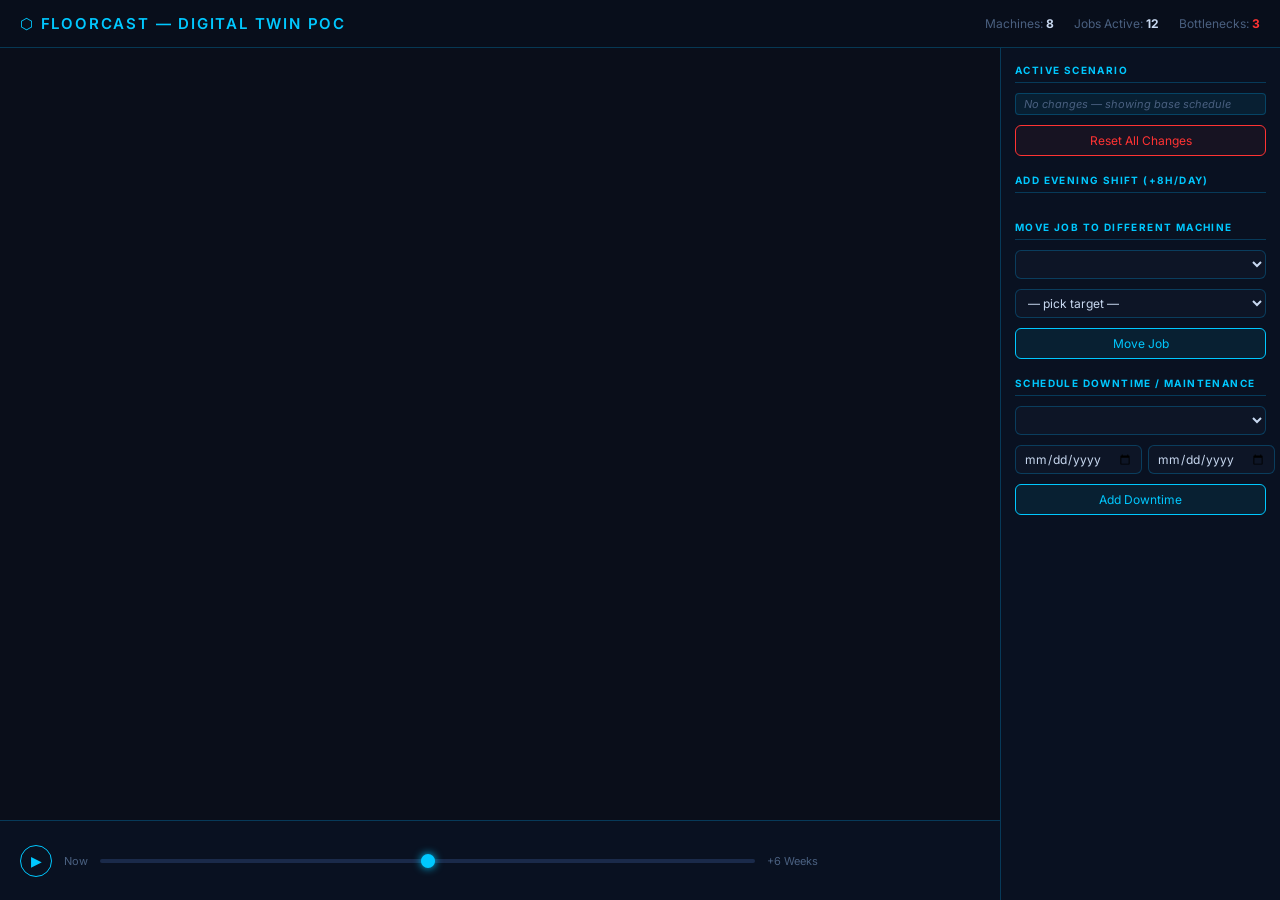
<file: poc/index.html>
<!DOCTYPE html>
<html lang="en">
<head>
  <meta charset="UTF-8">
  <meta name="viewport" content="width=device-width, initial-scale=1.0">
  <title>FloorCast — Manufacturing Digital Twin POC</title>
  <link rel="preconnect" href="https://fonts.googleapis.com">
  <link rel="stylesheet" href="https://fonts.googleapis.com/css2?family=Inter:wght@400;600;700&display=swap">
  <link rel="stylesheet" href="css/poc.css">
</head>
<body>
<div id="app">

  <!-- Header -->
  <header id="header">
    <h1>⬡ FloorCast &mdash; Digital Twin POC</h1>
    <div class="status-bar">
      <span>Machines: <b>8</b></span>
      <span>Jobs Active: <b>12</b></span>
      <span id="bottleneck-status">Bottlenecks: <b style="color:#ff3333">3</b></span>
    </div>
  </header>

  <!-- 3D Canvas -->
  <div id="canvas-wrap">
    <canvas id="main-canvas"></canvas>
  </div>

  <!-- Timeline Scrubber -->
  <div id="scrubber">
    <button id="play-btn" title="Play/Pause">▶</button>
    <span class="scrub-label">Now</span>
    <input type="range" id="time-slider">
    <span class="scrub-label">+6 Weeks</span>
    <span id="day-label"></span>
  </div>

  <!-- Sidebar -->
  <aside id="sidebar">

    <!-- Active mutations summary -->
    <div class="sidebar-section">
      <div class="sidebar-title">Active Scenario</div>
      <div id="active-mutations">
        <div class="mutation-chip empty">No changes — showing base schedule</div>
      </div>
      <button class="btn danger" id="reset-btn">Reset All Changes</button>
    </div>

    <!-- Shift levers -->
    <div class="sidebar-section">
      <div class="sidebar-title">Add Evening Shift (+8h/day)</div>
      <div id="shift-levers"></div>
    </div>

    <!-- Move Job -->
    <div class="sidebar-section">
      <div class="sidebar-title">Move Job to Different Machine</div>
      <select id="job-select"></select>
      <select id="target-machine-select"><option value="">— pick target —</option></select>
      <button class="btn" id="move-job-btn">Move Job</button>
    </div>

    <!-- Downtime -->
    <div class="sidebar-section">
      <div class="sidebar-title">Schedule Downtime / Maintenance</div>
      <select id="downtime-machine-select"></select>
      <div class="date-row">
        <input type="date" id="downtime-start">
        <input type="date" id="downtime-end">
      </div>
      <button class="btn" id="downtime-btn">Add Downtime</button>
    </div>

  </aside>
</div>

<script type="module">
import { initScene, setUtilization } from './js/scene.js';
import { computeSchedule, TOTAL_DAYS } from './js/schedule.js';
import { initScrubber, getCurrentDay } from './js/scrubber.js';
import { initWhatIf, getMutations } from './js/whatif.js';

// ── Bootstrap ──────────────────────────────────────────────────────────────
const canvas = document.getElementById('main-canvas');
initScene(canvas);

let currentSchedule = computeSchedule([]);
let currentDay = 0;

function refresh(day) {
  // Slice the schedule to a single-day view: {machineId: [util]}
  const slice = {};
  for (const [id, arr] of Object.entries(currentSchedule)) {
    slice[id] = [arr[day]];
  }
  setUtilization(slice);
  updateBottleneckStatus(currentSchedule, day);
  updateSliderGradient(day);
}

function updateBottleneckStatus(schedule, day) {
  let count = 0;
  for (const arr of Object.values(schedule)) {
    if (arr[day] > 0.85) count++;
  }
  const el = document.getElementById('bottleneck-status');
  const color = count > 2 ? '#ff3333' : count > 0 ? '#ffaa00' : '#00ff88';
  el.innerHTML = `Bottlenecks: <b style="color:${color}">${count}</b>`;
}

function updateSliderGradient(day) {
  const slider = document.getElementById('time-slider');
  const pct = (day / (TOTAL_DAYS - 1)) * 100;
  slider.style.background = `linear-gradient(to right, var(--cyan) ${pct}%, #1a2a4a ${pct}%)`;
}

function updateMutationChips(mutations) {
  const container = document.getElementById('active-mutations');
  if (!mutations.length) {
    container.innerHTML = '<div class="mutation-chip empty">No changes — showing base schedule</div>';
    return;
  }
  container.innerHTML = mutations.map(m => {
    if (m.type === 'shift')    return `<div class="mutation-chip">⬆ Shift added: ${m.machineId}</div>`;
    if (m.type === 'moveJob')  return `<div class="mutation-chip">⇄ ${m.jobId} → ${m.toMachineId}</div>`;
    if (m.type === 'downtime') return `<div class="mutation-chip">⏸ Downtime: ${m.machineId} day ${m.startDay}–${m.endDay}</div>`;
    return '';
  }).join('');
}

// ── Wire up ────────────────────────────────────────────────────────────────
initScrubber(day => {
  currentDay = day;
  refresh(currentDay);
});

initWhatIf(mutations => {
  currentSchedule = computeSchedule(mutations);
  updateMutationChips(mutations);
  refresh(currentDay);
});

// Initial render
refresh(0);
</script>
</body>
</html>
</file>
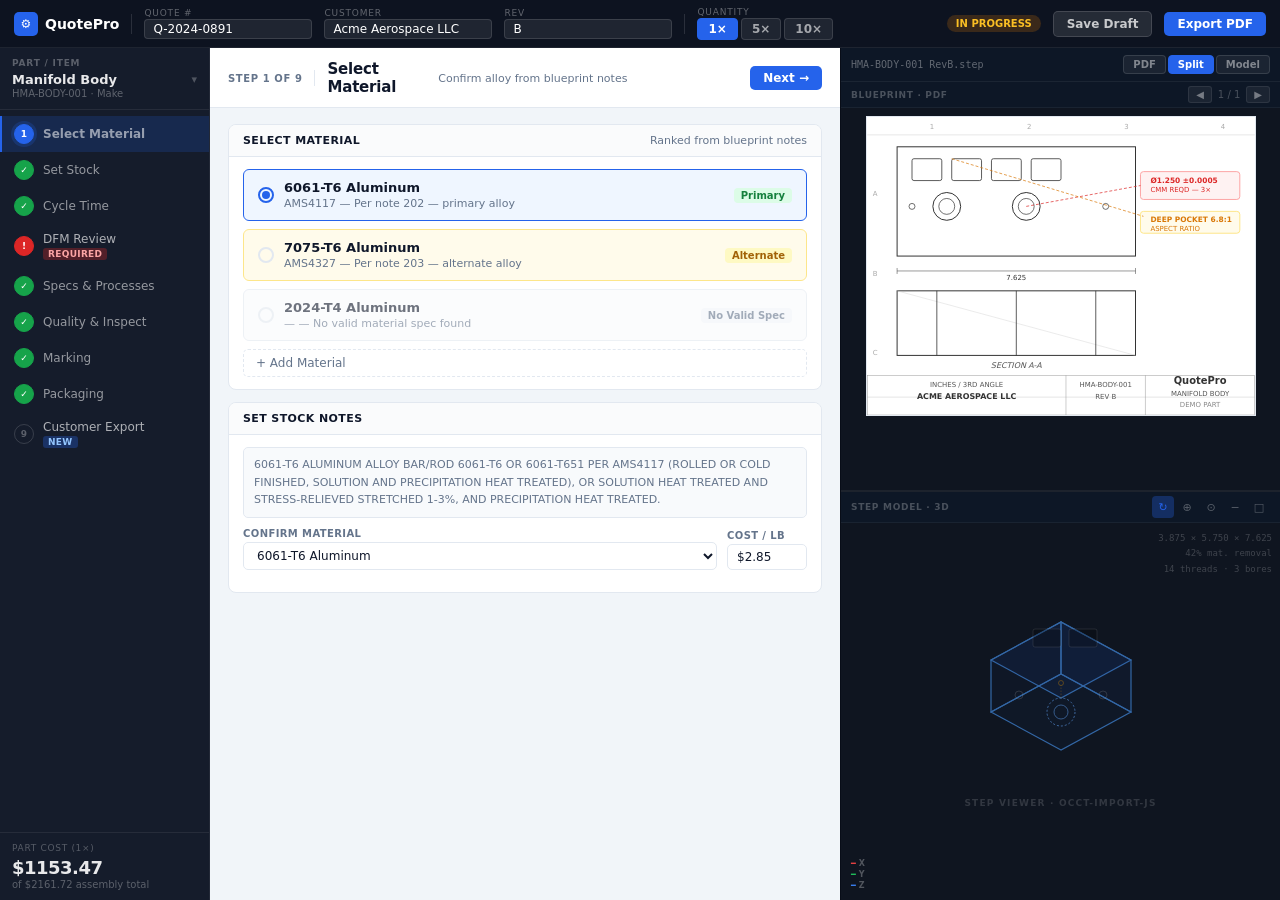
<file: quoting-ui.html>
<!DOCTYPE html>
<html lang="en">
<head>
<meta charset="UTF-8">
<meta name="viewport" content="width=device-width, initial-scale=1.0">
<title>QuotePro — CNC Estimating</title>
<style>
*,*::before,*::after{box-sizing:border-box;margin:0;padding:0}
:root{
  --bg:#f1f5f9;--surface:#fff;--nav:#151c2b;--nav2:#1a2236;
  --hdr:#0d1320;--text:#0f172a;--muted:#64748b;--light:#94a3b8;
  --border:#e2e8f0;--blue:#2563eb;--blue-lt:#eff6ff;
  --green:#16a34a;--amber:#d97706;--red:#dc2626;
  --viewer:#0f1520;
}
body{font-family:system-ui,-apple-system,sans-serif;font-size:13px;color:var(--text);
  background:var(--bg);height:100vh;display:flex;flex-direction:column;overflow:hidden}

/* ── HEADER ── */
.hdr{background:var(--hdr);color:#fff;padding:0 14px;height:48px;display:flex;
  align-items:center;gap:12px;flex-shrink:0;border-bottom:1px solid rgba(255,255,255,.07)}
.logo{font-weight:800;font-size:14px;color:#fff;display:flex;align-items:center;gap:7px;flex-shrink:0}
.logo-icon{width:24px;height:24px;background:var(--blue);border-radius:5px;
  display:flex;align-items:center;justify-content:center;font-size:12px}
.hdr-sep{width:1px;height:20px;background:rgba(255,255,255,.12);flex-shrink:0}
.hdr-field{display:flex;flex-direction:column;gap:1px}
.hdr-field label{font-size:9px;text-transform:uppercase;letter-spacing:.8px;color:rgba(255,255,255,.35)}
.hdr-input{background:rgba(255,255,255,.08);border:1px solid rgba(255,255,255,.12);
  border-radius:4px;color:#fff;font-size:12px;padding:2px 8px;outline:none;
  min-width:130px;font-family:inherit}
.hdr-input:focus{border-color:var(--blue)}
.qty-grp{display:flex;gap:3px}
.qty-btn{padding:3px 10px;background:rgba(255,255,255,.08);border:1px solid rgba(255,255,255,.12);
  border-radius:4px;color:rgba(255,255,255,.6);cursor:pointer;font-size:12px;font-weight:600;
  transition:all .12s;font-family:inherit}
.qty-btn.active{background:var(--blue);border-color:var(--blue);color:#fff}
.qty-btn:hover:not(.active){background:rgba(255,255,255,.14)}
.hdr-spacer{flex:1}
.badge-wip{padding:3px 9px;border-radius:20px;font-size:10px;font-weight:700;
  text-transform:uppercase;background:rgba(217,119,6,.22);color:#fbbf24}
.badge-ok{padding:3px 9px;border-radius:20px;font-size:10px;font-weight:700;
  text-transform:uppercase;background:rgba(22,163,74,.22);color:#4ade80}
.hdr-btn{padding:5px 13px;border-radius:5px;font-size:12px;font-weight:600;
  cursor:pointer;border:none;font-family:inherit}
.hdr-btn.sec{background:rgba(255,255,255,.1);color:rgba(255,255,255,.75);
  border:1px solid rgba(255,255,255,.14)}
.hdr-btn.pri{background:var(--blue);color:#fff}
.hdr-btn:hover{opacity:.83}

/* ── WORKSPACE ── */
.workspace{display:flex;flex:1;overflow:hidden}

/* ── LEFT: STEP NAV ── */
.step-nav{width:210px;background:var(--nav);flex-shrink:0;display:flex;
  flex-direction:column;overflow:hidden;border-right:1px solid rgba(255,255,255,.06)}

.part-sel{padding:10px 12px;border-bottom:1px solid rgba(255,255,255,.07);
  cursor:pointer;position:relative}
.part-sel-label{font-size:9px;font-weight:700;text-transform:uppercase;letter-spacing:.8px;
  color:rgba(255,255,255,.3);margin-bottom:4px}
.part-sel-name{font-size:13px;font-weight:700;color:rgba(255,255,255,.9);
  white-space:nowrap;overflow:hidden;text-overflow:ellipsis}
.part-sel-pn{font-size:10px;color:rgba(255,255,255,.32);margin-top:1px}
.part-sel-arrow{position:absolute;right:12px;top:50%;transform:translateY(-50%);
  color:rgba(255,255,255,.25);font-size:11px}

/* part dropdown */
.part-dropdown{position:absolute;top:100%;left:0;right:0;background:#1e2847;
  border:1px solid rgba(255,255,255,.1);border-top:none;z-index:100;
  max-height:220px;overflow-y:auto;display:none}
.part-dropdown.open{display:block}
.pd-section{padding:5px 10px 3px;font-size:9px;font-weight:700;text-transform:uppercase;
  letter-spacing:.7px;color:rgba(255,255,255,.25)}
.pd-item{padding:7px 12px;display:flex;align-items:center;gap:7px;cursor:pointer;
  border-left:2px solid transparent}
.pd-item:hover,.pd-item.active{background:rgba(37,99,235,.2);border-left-color:var(--blue)}
.pd-dot{width:6px;height:6px;border-radius:50%;flex-shrink:0}
.pd-dot.ok{background:var(--green)}
.pd-dot.rev{background:var(--amber)}
.pd-dot.ns{background:rgba(255,255,255,.18)}
.pd-item-name{font-size:12px;color:rgba(255,255,255,.75);white-space:nowrap;
  overflow:hidden;text-overflow:ellipsis;flex:1}
.pd-item.active .pd-item-name{color:#fff}
.pd-type{font-size:9px;font-weight:700;padding:1px 5px;border-radius:3px}
.pd-type.make{background:#1d4ed8;color:rgba(255,255,255,.8)}
.pd-type.buy{background:#15803d;color:rgba(255,255,255,.8)}
.pd-type.osp{background:#c2410c;color:rgba(255,255,255,.8)}

/* step list */
.step-list{flex:1;overflow-y:auto;padding:6px 0}
.step-list::-webkit-scrollbar{width:3px}
.step-list::-webkit-scrollbar-thumb{background:rgba(255,255,255,.1);border-radius:2px}
.step-item{padding:8px 10px 8px 12px;display:flex;align-items:center;gap:9px;
  cursor:pointer;border-left:2px solid transparent;transition:all .1s;position:relative}
.step-item:hover{background:rgba(255,255,255,.05)}
.step-item.active{background:rgba(37,99,235,.18);border-left-color:var(--blue)}
.step-circle{width:20px;height:20px;border-radius:50%;display:flex;align-items:center;
  justify-content:center;font-size:9px;font-weight:800;flex-shrink:0;
  border:1.5px solid rgba(255,255,255,.15);color:rgba(255,255,255,.3);background:transparent;
  transition:all .15s}
.step-circle.ok{background:var(--green);border-color:var(--green);color:#fff}
.step-circle.active{background:var(--blue);border-color:var(--blue);color:#fff;
  box-shadow:0 0 0 3px rgba(37,99,235,.2)}
.step-circle.warn{background:var(--amber);border-color:var(--amber);color:#fff}
.step-circle.crit{background:var(--red);border-color:var(--red);color:#fff}
.step-info{flex:1;min-width:0}
.step-item-name{font-size:12px;font-weight:500;color:rgba(255,255,255,.65);
  white-space:nowrap;overflow:hidden;text-overflow:ellipsis}
.step-item.active .step-item-name{color:#fff;font-weight:600}
.step-item.ok .step-item-name{color:rgba(255,255,255,.55)}
.step-badges{display:flex;gap:3px;margin-top:2px}
.sbadge{font-size:9px;font-weight:700;padding:1px 5px;border-radius:3px;
  text-transform:uppercase;letter-spacing:.3px}
.sbadge.new{background:rgba(37,99,235,.3);color:#93c5fd}
.sbadge.update{background:rgba(217,119,6,.3);color:#fcd34d}
.sbadge.req{background:rgba(220,38,38,.3);color:#fca5a5}

/* cost footer */
.step-footer{padding:10px 12px;border-top:1px solid rgba(255,255,255,.07);flex-shrink:0}
.sf-label{font-size:9px;text-transform:uppercase;letter-spacing:.7px;
  color:rgba(255,255,255,.28);margin-bottom:4px}
.sf-cost{font-size:18px;font-weight:800;color:rgba(255,255,255,.9);letter-spacing:-.5px}
.sf-sub{font-size:10px;color:rgba(255,255,255,.3);margin-top:1px}

/* ── CENTER: STEP CONTENT ── */
.step-content{flex:1;overflow:hidden;display:flex;flex-direction:column;background:var(--bg)}
.sc-header{background:var(--surface);padding:12px 18px 11px;border-bottom:1px solid var(--border);
  flex-shrink:0;display:flex;align-items:center;gap:12px}
.sc-step-num{font-size:10px;font-weight:700;text-transform:uppercase;letter-spacing:.6px;
  color:var(--muted);white-space:nowrap}
.sc-step-title{font-size:15px;font-weight:800;color:var(--text);letter-spacing:-.2px;flex:1}
.sc-step-desc{font-size:11px;color:var(--muted);white-space:nowrap}
.sc-actions{display:flex;gap:6px}
.sc-btn{padding:5px 13px;border-radius:5px;font-size:12px;font-weight:600;
  cursor:pointer;border:none;font-family:inherit;transition:all .12s}
.sc-btn.sec{background:#f1f5f9;border:1px solid var(--border);color:var(--muted)}
.sc-btn.pri{background:var(--blue);color:#fff}
.sc-btn.grn{background:var(--green);color:#fff}
.sc-btn:hover{opacity:.85}
.sc-body{flex:1;overflow-y:auto;padding:16px 18px}
.sc-body::-webkit-scrollbar{width:4px}
.sc-body::-webkit-scrollbar-thumb{background:var(--border);border-radius:2px}

/* cards */
.card{background:var(--surface);border:1px solid var(--border);border-radius:8px;
  margin-bottom:12px;overflow:hidden}
.card-hdr{padding:9px 14px;border-bottom:1px solid var(--border);
  display:flex;align-items:center;justify-content:space-between;background:#fafbfc}
.card-title{font-size:11px;font-weight:700;color:var(--text);
  text-transform:uppercase;letter-spacing:.4px}
.card-body{padding:12px 14px}

/* form controls */
.form-row{display:flex;gap:10px;align-items:flex-end;margin-bottom:10px}
.fg{display:flex;flex-direction:column;gap:3px}
.fg label{font-size:10px;font-weight:600;color:var(--muted);
  text-transform:uppercase;letter-spacing:.4px}
.fc{padding:5px 9px;border:1px solid var(--border);border-radius:5px;
  font-size:12px;color:var(--text);background:var(--surface);outline:none;
  transition:border-color .12s;font-family:inherit}
.fc:focus{border-color:var(--blue)}
select.fc{cursor:pointer}

/* info grids */
.info-grid{display:grid;grid-template-columns:repeat(3,1fr);gap:10px}
.info-grid.two{grid-template-columns:1fr 1fr}
.info-grid.four{grid-template-columns:repeat(4,1fr)}
.info-item label{display:block;font-size:9px;text-transform:uppercase;letter-spacing:.5px;
  color:var(--muted);margin-bottom:3px;font-weight:600}
.info-item .val{font-size:13px;font-weight:700;color:var(--text)}
.info-item .val.blue{color:var(--blue)}
.info-item .val.green{color:var(--green)}

/* tags */
.tags{display:flex;flex-wrap:wrap;gap:4px}
.tag{padding:2px 7px;background:#f1f5f9;border:1px solid var(--border);
  border-radius:4px;font-size:10px;color:var(--muted);font-weight:500}
.tag.warn{background:#fffbeb;border-color:#fde68a;color:#92400e}
.tag.crit{background:#fef2f2;border-color:#fecaca;color:#991b1b}

/* material ranked list */
.mat-option{padding:10px 14px;border:1px solid var(--border);border-radius:6px;
  margin-bottom:8px;cursor:pointer;display:flex;align-items:center;gap:10px;
  transition:all .12s;background:var(--surface)}
.mat-option:hover{border-color:var(--blue);background:var(--blue-lt)}
.mat-option.selected{border-color:var(--blue);background:var(--blue-lt)}
.mat-option.warn{border-color:#fde68a;background:#fffbeb}
.mat-option.invalid{border-color:var(--border);background:#fafbfc;opacity:.6}
.mat-radio{width:16px;height:16px;border-radius:50%;border:2px solid var(--border);
  flex-shrink:0;display:flex;align-items:center;justify-content:center}
.mat-option.selected .mat-radio{border-color:var(--blue)}
.mat-option.selected .mat-radio::after{content:'';width:8px;height:8px;
  border-radius:50%;background:var(--blue)}
.mat-info{flex:1}
.mat-name{font-size:13px;font-weight:700;color:var(--text)}
.mat-spec{font-size:11px;color:var(--muted);margin-top:2px}
.mat-flag{font-size:10px;font-weight:700;padding:2px 7px;border-radius:4px;flex-shrink:0}
.mat-flag.ok{background:#dcfce7;color:#15803d}
.mat-flag.warn{background:#fef9c3;color:#a16207}
.mat-flag.invalid{background:#f1f5f9;color:var(--muted)}

/* ops table */
.ops-wrap{overflow-x:auto}
.ops-table{width:100%;border-collapse:collapse;min-width:520px}
.ops-table th{padding:7px 9px;text-align:left;font-size:9px;font-weight:700;
  text-transform:uppercase;letter-spacing:.5px;color:var(--muted);
  border-bottom:1px solid var(--border);background:#fafbfc;white-space:nowrap}
.ops-table th.r,.ops-table td.r{text-align:right}
.ops-table td{padding:7px 9px;border-bottom:1px solid #f1f5f9;font-size:12px;
  vertical-align:middle}
.ops-table tr:last-child td{border-bottom:none}
.ops-table tr:hover td{background:#fafbfc}
.ops-table tfoot td{background:#fafbfc;border-top:2px solid var(--border);font-weight:700}
.op-num{font-size:10px;font-weight:800;color:var(--muted);width:28px}
.ii{padding:3px 6px;border:1px solid transparent;border-radius:4px;
  font-size:12px;color:var(--text);background:transparent;outline:none;
  width:70px;text-align:right;transition:all .1s;font-family:inherit}
.ii:hover{border-color:var(--border);background:var(--surface)}
.ii:focus{border-color:var(--blue);background:var(--surface);
  box-shadow:0 0 0 2px rgba(37,99,235,.1)}
.ii.name{width:130px;text-align:left}
select.ii{cursor:pointer;width:130px;text-align:left}
.add-op{display:flex;align-items:center;gap:5px;padding:6px 12px;
  background:none;border:1px dashed var(--border);border-radius:5px;
  color:var(--muted);font-size:12px;cursor:pointer;width:100%;margin-top:8px;
  transition:all .12s;font-family:inherit}
.add-op:hover{border-color:var(--blue);color:var(--blue);background:var(--blue-lt)}

/* balloon / DFM table */
.balloon-table{width:100%;border-collapse:collapse}
.balloon-table th{padding:6px 8px;text-align:left;font-size:9px;font-weight:700;
  text-transform:uppercase;letter-spacing:.5px;color:var(--muted);
  border-bottom:1px solid var(--border);background:#fafbfc;white-space:nowrap}
.balloon-table td{padding:6px 8px;border-bottom:1px solid #f8fafc;font-size:11px;
  vertical-align:middle}
.balloon-table tr:hover td{background:#fafbfc}
.balloon-table tr.dfm-crit td{background:#fef2f2}
.balloon-table tr.dfm-warn td{background:#fffbeb}
.balloon-ref{font-size:10px;font-weight:700;background:#f1f5f9;padding:2px 6px;
  border-radius:3px;color:var(--muted);font-family:monospace}
.tol-val{font-family:monospace;font-size:11px;font-weight:600}
.tol-val.tight{color:var(--red);background:#fef2f2;padding:1px 5px;border-radius:3px}
.tol-val.moderate{color:var(--amber);background:#fffbeb;padding:1px 5px;border-radius:3px}
.dfm-badge{font-size:9px;font-weight:700;padding:2px 6px;border-radius:3px;
  text-transform:uppercase;letter-spacing:.3px}
.dfm-badge.critical{background:#fecaca;color:#991b1b}
.dfm-badge.warning{background:#fde68a;color:#92400e}
.dfm-badge.info{background:#bfdbfe;color:#1e40af}
.check-cell{width:28px;text-align:center;font-size:13px;cursor:pointer;color:var(--muted)}
.check-cell.checked{color:var(--green)}

/* dfm risk cards */
.dfm-risk{padding:10px 12px;border-radius:6px;margin-bottom:7px;
  display:flex;align-items:flex-start;gap:8px;border:1px solid}
.dfm-risk.critical{background:#fef2f2;border-color:#fecaca}
.dfm-risk.warning{background:#fffbeb;border-color:#fde68a}
.dfm-risk.info{background:#eff6ff;border-color:#bfdbfe}
.dfm-risk-icon{width:18px;height:18px;border-radius:50%;display:flex;align-items:center;
  justify-content:center;font-size:9px;font-weight:800;flex-shrink:0;margin-top:1px}
.critical .dfm-risk-icon{background:var(--red);color:#fff}
.warning .dfm-risk-icon{background:var(--amber);color:#fff}
.info .dfm-risk-icon{background:var(--blue);color:#fff}
.dfm-risk-body{flex:1}
.dfm-risk-desc{font-size:12px;font-weight:500;color:var(--text);line-height:1.4;margin-bottom:5px}
.dfm-risk-row{display:flex;gap:8px;align-items:center;flex-wrap:wrap}
.dfm-cost-tag{font-size:10px;font-weight:700;padding:2px 7px;border-radius:4px}
.critical .dfm-cost-tag{background:#fecaca;color:#991b1b}
.warning .dfm-cost-tag{background:#fde68a;color:#92400e}
.info .dfm-cost-tag{background:#bfdbfe;color:#1e40af}
.tog-wrap{display:flex;align-items:center;gap:5px;font-size:11px;color:var(--muted);
  cursor:pointer;user-select:none}
.tog{width:28px;height:15px;background:#cbd5e1;border-radius:8px;position:relative;
  transition:background .15s;cursor:pointer;flex-shrink:0}
.tog.on{background:var(--blue)}
.tog::after{content:'';position:absolute;width:11px;height:11px;background:#fff;
  border-radius:50%;top:2px;left:2px;transition:left .15s}
.tog.on::after{left:15px}

/* redline rows */
.redline-row{display:flex;gap:8px;margin-bottom:8px;align-items:flex-start}
.redline-row .fg{flex:1}
.redline-cat select{width:150px}

/* checkbox groups */
.check-group{display:flex;flex-wrap:wrap;gap:8px;margin-top:6px}
.check-item{display:flex;align-items:center;gap:5px;cursor:pointer;user-select:none;
  font-size:12px;color:var(--text)}
.check-item input[type=checkbox]{accent-color:var(--blue);width:14px;height:14px;cursor:pointer}

/* button groups */
.btn-group{display:flex;gap:4px;flex-wrap:wrap}
.btn-opt{padding:5px 12px;border:1px solid var(--border);border-radius:5px;
  font-size:11px;font-weight:600;cursor:pointer;color:var(--muted);
  background:var(--surface);transition:all .1s;font-family:inherit}
.btn-opt.active{background:var(--blue-lt);border-color:var(--blue);color:var(--blue)}
.btn-opt:hover:not(.active){background:#f8fafc}

/* cost summary in export step */
.cost-line{display:flex;justify-content:space-between;align-items:center;
  padding:5px 0;font-size:12px;border-bottom:1px solid #f8fafc}
.cost-line:last-child{border-bottom:none}
.cost-line .lbl{color:var(--muted)}
.cost-line .amt{font-weight:700}
.price-box{background:linear-gradient(135deg,#1d4ed8,#2563eb);border-radius:8px;
  padding:14px 16px;color:#fff;margin-bottom:12px}
.price-box-lbl{font-size:9px;text-transform:uppercase;letter-spacing:.7px;opacity:.65;margin-bottom:3px}
.price-box-val{font-size:28px;font-weight:800;letter-spacing:-1px}
.price-box-sub{font-size:10px;opacity:.6;margin-top:2px}
.margin-ctl label{display:flex;justify-content:space-between;font-size:11px;
  font-weight:600;color:var(--muted);margin-bottom:5px}
.margin-ctl label span{font-weight:800;color:var(--text)}
input[type=range]{width:100%;accent-color:var(--blue);cursor:pointer}

/* ── RIGHT: VIEWER ── */
.viewer{width:440px;flex-shrink:0;background:var(--viewer);display:flex;
  flex-direction:column;overflow:hidden;border-left:1px solid #080d18}
.viewer-toolbar{background:#0d1726;padding:7px 10px;display:flex;align-items:center;
  gap:8px;border-bottom:1px solid rgba(255,255,255,.06);flex-shrink:0}
.vt-file{font-size:10px;color:rgba(255,255,255,.35);font-family:monospace;flex:1;
  white-space:nowrap;overflow:hidden;text-overflow:ellipsis}
.vt-toggle{display:flex;gap:2px}
.vt-btn{padding:3px 9px;font-size:10px;font-weight:700;border-radius:4px;cursor:pointer;
  border:1px solid rgba(255,255,255,.12);background:rgba(255,255,255,.06);
  color:rgba(255,255,255,.45);transition:all .12s;font-family:inherit}
.vt-btn.active{background:var(--blue);border-color:var(--blue);color:#fff}
.vt-btn:hover:not(.active){background:rgba(255,255,255,.12);color:rgba(255,255,255,.8)}

/* PDF pane */
.pdf-pane{flex:1;overflow:hidden;display:flex;flex-direction:column;
  border-bottom:2px solid rgba(255,255,255,.06);min-height:0}
.pdf-pane.full{flex:2}
.pdf-pane.hidden{display:none}
.pdf-pane-bar{background:#0d1726;padding:4px 10px;display:flex;align-items:center;
  gap:6px;border-bottom:1px solid rgba(255,255,255,.05);flex-shrink:0}
.pdf-pane-lbl{font-size:9px;font-weight:700;text-transform:uppercase;letter-spacing:.7px;
  color:rgba(255,255,255,.25);flex:1}
.pdf-nav-btn{background:rgba(255,255,255,.06);border:1px solid rgba(255,255,255,.08);
  border-radius:3px;color:rgba(255,255,255,.4);font-size:10px;padding:2px 7px;
  cursor:pointer;font-family:inherit}
.pdf-nav-btn:hover{background:rgba(255,255,255,.12)}
.pdf-page-info{font-size:10px;color:rgba(255,255,255,.25)}
.pdf-canvas{flex:1;overflow:auto;display:flex;align-items:flex-start;
  justify-content:center;padding:8px}
.pdf-canvas::-webkit-scrollbar{width:3px;height:3px}
.pdf-canvas::-webkit-scrollbar-thumb{background:rgba(255,255,255,.1);border-radius:2px}

/* STEP model pane */
.model-pane{flex:1;overflow:hidden;display:flex;flex-direction:column;min-height:0}
.model-pane.full{flex:2}
.model-pane.hidden{display:none}
.model-pane-bar{background:#0d1726;padding:4px 10px;display:flex;align-items:center;
  gap:6px;border-bottom:1px solid rgba(255,255,255,.05);flex-shrink:0}
.model-pane-lbl{font-size:9px;font-weight:700;text-transform:uppercase;letter-spacing:.7px;
  color:rgba(255,255,255,.25);flex:1}
.model-tools{display:flex;gap:2px}
.mt-btn{width:22px;height:22px;display:flex;align-items:center;justify-content:center;
  border-radius:4px;cursor:pointer;font-size:11px;color:rgba(255,255,255,.3);
  border:1px solid transparent;transition:all .1s}
.mt-btn:hover{background:rgba(255,255,255,.08);color:rgba(255,255,255,.7)}
.mt-btn.on{background:rgba(37,99,235,.3);color:var(--blue)}
.model-canvas{flex:1;display:flex;align-items:center;justify-content:center;
  position:relative;overflow:hidden}
.model-placeholder{display:flex;flex-direction:column;align-items:center;gap:8px}
.model-lbl{font-size:9px;font-weight:700;letter-spacing:1.2px;text-transform:uppercase;
  color:rgba(255,255,255,.15)}
.model-axis{position:absolute;bottom:10px;left:10px;display:flex;flex-direction:column;gap:2px}
.ax-line{display:flex;align-items:center;gap:3px;font-size:8px;font-weight:700}
.model-meta{position:absolute;top:8px;right:8px;font-size:9px;color:rgba(255,255,255,.2);
  text-align:right;line-height:1.7;font-family:monospace}
</style>
</head>
<body>

<!-- HEADER -->
<div class="hdr">
  <div class="logo"><div class="logo-icon">⚙</div>QuotePro</div>
  <div class="hdr-sep"></div>
  <div class="hdr-field">
    <label>Quote #</label>
    <input class="hdr-input" value="Q-2024-0891" style="min-width:90px">
  </div>
  <div class="hdr-field">
    <label>Customer</label>
    <input class="hdr-input" value="Acme Aerospace LLC">
  </div>
  <div class="hdr-field">
    <label>Rev</label>
    <input class="hdr-input" value="B" style="min-width:36px">
  </div>
  <div class="hdr-sep"></div>
  <div class="hdr-field">
    <label>Quantity</label>
    <div class="qty-grp" id="qtyGrp">
      <button class="qty-btn active" onclick="setQty(1)">1×</button>
      <button class="qty-btn" onclick="setQty(5)">5×</button>
      <button class="qty-btn" onclick="setQty(10)">10×</button>
    </div>
  </div>
  <div class="hdr-spacer"></div>
  <span class="badge-wip">In Progress</span>
  <button class="hdr-btn sec">Save Draft</button>
  <button class="hdr-btn pri">Export PDF</button>
</div>

<!-- WORKSPACE -->
<div class="workspace">

  <!-- LEFT: STEP NAV -->
  <div class="step-nav">
    <!-- Part selector -->
    <div class="part-sel" id="partSelBtn" onclick="togglePartDropdown()">
      <div class="part-sel-label">Part / Item</div>
      <div class="part-sel-name" id="partSelName">Manifold Body</div>
      <div class="part-sel-pn" id="partSelPn">HMA-BODY-001 · Make</div>
      <div class="part-sel-arrow">▾</div>
      <div class="part-dropdown" id="partDropdown"></div>
    </div>
    <!-- Step list -->
    <div class="step-list" id="stepList"></div>
    <!-- Cost footer -->
    <div class="step-footer">
      <div class="sf-label">Part Cost (1×)</div>
      <div class="sf-cost" id="sfCost">$0.00</div>
      <div class="sf-sub" id="sfSub">of $0.00 assembly total</div>
    </div>
  </div>

  <!-- CENTER: STEP CONTENT -->
  <div class="step-content">
    <div class="sc-header" id="scHeader"></div>
    <div class="sc-body" id="scBody"></div>
  </div>

  <!-- RIGHT: VIEWER -->
  <div class="viewer">
    <div class="viewer-toolbar">
      <div class="vt-file" id="vtFile">HMA-BODY-001_RevB.step</div>
      <div class="vt-toggle">
        <button class="vt-btn" onclick="setView('pdf')">PDF</button>
        <button class="vt-btn active" onclick="setView('split')">Split</button>
        <button class="vt-btn" onclick="setView('model')">Model</button>
      </div>
    </div>
    <!-- PDF pane -->
    <div class="pdf-pane" id="pdfPane">
      <div class="pdf-pane-bar">
        <span class="pdf-pane-lbl">Blueprint · PDF</span>
        <button class="pdf-nav-btn">◀</button>
        <span class="pdf-page-info">1 / 1</span>
        <button class="pdf-nav-btn">▶</button>
      </div>
      <div class="pdf-canvas" id="pdfCanvas">
        <!-- Blueprint SVG placeholder -->
        <svg width="390" height="300" viewBox="0 0 390 300" xmlns="http://www.w3.org/2000/svg"
             style="background:#fff;border:1px solid #e2e8f0;flex-shrink:0">
          <!-- Zone grid -->
          <line x1="0" y1="18" x2="390" y2="18" stroke="#ccc" stroke-width=".5"/>
          <line x1="0" y1="282" x2="390" y2="282" stroke="#ccc" stroke-width=".5"/>
          <text x="65" y="12" text-anchor="middle" font-size="7" fill="#aaa">1</text>
          <text x="163" y="12" text-anchor="middle" font-size="7" fill="#aaa">2</text>
          <text x="261" y="12" text-anchor="middle" font-size="7" fill="#aaa">3</text>
          <text x="358" y="12" text-anchor="middle" font-size="7" fill="#aaa">4</text>
          <text x="8" y="80" text-anchor="middle" font-size="7" fill="#aaa">A</text>
          <text x="8" y="160" text-anchor="middle" font-size="7" fill="#aaa">B</text>
          <text x="8" y="240" text-anchor="middle" font-size="7" fill="#aaa">C</text>
          <!-- Part top view -->
          <rect x="30" y="30" width="240" height="110" fill="none" stroke="#333" stroke-width="1"/>
          <!-- Pockets -->
          <rect x="45" y="42" width="30" height="22" rx="2" fill="none" stroke="#333" stroke-width=".8"/>
          <rect x="85" y="42" width="30" height="22" rx="2" fill="none" stroke="#333" stroke-width=".8"/>
          <rect x="125" y="42" width="30" height="22" rx="2" fill="none" stroke="#333" stroke-width=".8"/>
          <rect x="165" y="42" width="30" height="22" rx="2" fill="none" stroke="#333" stroke-width=".8"/>
          <!-- Bore circles -->
          <circle cx="80" cy="90" r="14" fill="none" stroke="#333" stroke-width="1"/>
          <circle cx="80" cy="90" r="8" fill="none" stroke="#333" stroke-width=".7"/>
          <circle cx="160" cy="90" r="14" fill="none" stroke="#333" stroke-width="1"/>
          <circle cx="160" cy="90" r="8" fill="none" stroke="#333" stroke-width=".7"/>
          <!-- Hole pattern -->
          <circle cx="45" cy="90" r="3" fill="none" stroke="#333" stroke-width=".7"/>
          <circle cx="240" cy="90" r="3" fill="none" stroke="#333" stroke-width=".7"/>
          <!-- DFM callout: bore tolerance (highlighted) -->
          <rect x="275" y="55" width="100" height="28" rx="3" fill="#fef2f2" stroke="#fca5a5" stroke-width="1"/>
          <text x="285" y="66" font-size="7.5" fill="#dc2626" font-weight="bold">Ø1.250 ±0.0005</text>
          <text x="285" y="76" font-size="7" fill="#dc2626">CMM REQD — 3×</text>
          <line x1="160" y1="90" x2="275" y2="69" stroke="#dc2626" stroke-width=".7" stroke-dasharray="3 2"/>
          <!-- DFM callout: deep pocket (highlighted amber) -->
          <rect x="275" y="95" width="100" height="22" rx="3" fill="#fffbeb" stroke="#fde68a" stroke-width="1"/>
          <text x="285" y="106" font-size="7.5" fill="#d97706" font-weight="bold">DEEP POCKET 6.8:1</text>
          <text x="285" y="115" font-size="7" fill="#d97706">ASPECT RATIO</text>
          <line x1="85" y1="42" x2="278" y2="100" stroke="#d97706" stroke-width=".7" stroke-dasharray="3 2"/>
          <!-- Dimension lines -->
          <line x1="30" y1="155" x2="270" y2="155" stroke="#333" stroke-width=".5"/>
          <line x1="30" y1="152" x2="30" y2="158" stroke="#333" stroke-width=".5"/>
          <line x1="270" y1="152" x2="270" y2="158" stroke="#333" stroke-width=".5"/>
          <text x="150" y="164" text-anchor="middle" font-size="7" fill="#333">7.625</text>
          <!-- Section view -->
          <rect x="30" y="175" width="240" height="65" fill="none" stroke="#333" stroke-width="1"/>
          <line x1="30" y1="175" x2="270" y2="240" stroke="#ccc" stroke-width=".4"/>
          <line x1="70" y1="175" x2="70" y2="240" stroke="#333" stroke-width=".8"/>
          <line x1="150" y1="175" x2="150" y2="240" stroke="#333" stroke-width=".8"/>
          <line x1="230" y1="175" x2="230" y2="240" stroke="#333" stroke-width=".8"/>
          <text x="150" y="253" text-anchor="middle" font-size="8" fill="#555" font-style="italic">SECTION A-A</text>
          <!-- Title block -->
          <rect x="0" y="260" width="390" height="40" fill="none" stroke="#999" stroke-width=".5"/>
          <line x1="200" y1="260" x2="200" y2="300" stroke="#999" stroke-width=".5"/>
          <line x1="280" y1="260" x2="280" y2="300" stroke="#999" stroke-width=".5"/>
          <text x="100" y="272" text-anchor="middle" font-size="7" fill="#555">INCHES / 3RD ANGLE</text>
          <text x="100" y="284" text-anchor="middle" font-size="8" font-weight="bold" fill="#333">ACME AEROSPACE LLC</text>
          <text x="240" y="272" text-anchor="middle" font-size="7" fill="#555">HMA-BODY-001</text>
          <text x="240" y="284" text-anchor="middle" font-size="7" fill="#555">REV B</text>
          <text x="335" y="269" text-anchor="middle" font-size="10" font-weight="bold" fill="#333">QuotePro</text>
          <text x="335" y="281" text-anchor="middle" font-size="7" fill="#555">MANIFOLD BODY</text>
          <text x="335" y="292" text-anchor="middle" font-size="7" fill="#888">DEMO PART</text>
        </svg>
      </div>
    </div>
    <!-- STEP model pane -->
    <div class="model-pane" id="modelPane">
      <div class="model-pane-bar">
        <span class="model-pane-lbl">STEP Model · 3D</span>
        <div class="model-tools">
          <div class="mt-btn on" title="Orbit">↻</div>
          <div class="mt-btn" title="Pan">⊕</div>
          <div class="mt-btn" title="Zoom">⊙</div>
          <div class="mt-btn" title="Section">─</div>
          <div class="mt-btn" title="Fit">□</div>
        </div>
      </div>
      <div class="model-canvas">
        <div class="model-placeholder">
          <svg width="200" height="175" viewBox="0 0 200 175" fill="none" opacity=".6">
            <path d="M100 135 L30 97 L100 59 L170 97 Z" stroke="#4b9eff" stroke-width="1.2" fill="rgba(37,99,235,0.06)"/>
            <path d="M100 83 L30 45 L100 7 L170 45 Z" stroke="#4b9eff" stroke-width="1.2" fill="rgba(37,99,235,0.12)"/>
            <path d="M30 97 L30 45 L100 7 L100 59 Z" stroke="#4b9eff" stroke-width="1.2" fill="rgba(37,99,235,0.05)"/>
            <path d="M100 59 L100 7 L170 45 L170 97 Z" stroke="#4b9eff" stroke-width="1.2" fill="rgba(37,99,235,0.09)"/>
            <rect x="72" y="14" width="28" height="18" rx="2" stroke="rgba(255,255,255,0.2)" stroke-width=".8" fill="rgba(0,0,0,.3)"/>
            <rect x="108" y="14" width="28" height="18" rx="2" stroke="rgba(255,255,255,0.2)" stroke-width=".8" fill="rgba(0,0,0,.3)"/>
            <circle cx="100" cy="97" r="14" stroke="#60a5fa" stroke-width="1" fill="none" stroke-dasharray="2 2"/>
            <circle cx="100" cy="97" r="7" stroke="#60a5fa" stroke-width=".8" fill="none"/>
            <circle cx="58" cy="80" r="4" stroke="rgba(255,255,255,.28)" stroke-width=".8" fill="none"/>
            <circle cx="142" cy="80" r="4" stroke="rgba(255,255,255,.28)" stroke-width=".8" fill="none"/>
            <line x1="100" y1="83" x2="100" y2="70" stroke="rgba(255,165,0,.5)" stroke-width=".7" stroke-dasharray="1.5 1.5"/>
            <circle cx="100" cy="68" r="2.5" stroke="rgba(255,165,0,.7)" stroke-width=".7" fill="none"/>
          </svg>
          <div class="model-lbl">STEP viewer · occt-import-js</div>
        </div>
        <div class="model-axis">
          <div class="ax-line"><span style="color:#ef4444">━</span><span style="color:rgba(255,255,255,.28)">X</span></div>
          <div class="ax-line"><span style="color:#22c55e">━</span><span style="color:rgba(255,255,255,.28)">Y</span></div>
          <div class="ax-line"><span style="color:#3b82f6">━</span><span style="color:rgba(255,255,255,.28)">Z</span></div>
        </div>
        <div class="model-meta" id="modelMeta">3.875 × 5.750 × 7.625<br>42% mat. removal<br>14 threads · 3 bores</div>
      </div>
    </div>
  </div>

</div>

<script>
// ─────────────────────────────────────────────
// CONSTANTS
// ─────────────────────────────────────────────
const MACHINES = {
  'Bandsaw':65,'3-Axis VMC':125,'5-Axis VMC':185,'CNC Lathe':110,
  'CNC Lathe (Live)':145,'CMM':110,'EDM Wire':150,'Surface Grinder':95,'Bench / Deburr':50
};
const MATERIALS = {
  '6061-T6':  {label:'6061-T6 Aluminum',  density:.0975, cpp:2.85},
  '7075-T6':  {label:'7075-T6 Aluminum',  density:.1028, cpp:4.20},
  '2024-T4':  {label:'2024-T4 Aluminum',  density:.0100, cpp:3.60},
  '303-SS':   {label:'303 Stainless',     density:.289,  cpp:4.15},
  '304-SS':   {label:'304 Stainless',     density:.289,  cpp:3.95},
  '316-SS':   {label:'316 Stainless',     density:.289,  cpp:5.40},
  '17-4':     {label:'17-4 PH Stainless', density:.282,  cpp:8.50},
  '4140':     {label:'4140 Steel',        density:.284,  cpp:1.45},
  'Ti6Al4V':  {label:'Ti-6Al-4V Gr.5',   density:.160,  cpp:18.50},
  'Delrin':   {label:'Delrin (POM)',      density:.051,  cpp:3.20},
};
const OSP_PROCESSES = ['Hard Anodize (Type III)','Type II Anodize','Black Oxide',
  'Passivation','Electroless Nickel','Zinc Plating','Heat Treat – H900','Surface Grinding'];

const MAKE_STEPS = [
  {key:'material',   label:'Select Material',   desc:'Confirm alloy from blueprint notes'},
  {key:'stock',      label:'Set Stock',          desc:'Raw stock shape, size & cost'},
  {key:'operations', label:'Cycle Time',         desc:'Op-by-op machining time & rates'},
  {key:'dfm',        label:'DFM Review',         desc:'Tolerance flags & redlines'},
  {key:'specs',      label:'Specs & Processes',  desc:'OSP, finishes, heat treat'},
  {key:'quality',    label:'Quality & Inspect',  desc:'Certs, inspection level, FAI'},
  {key:'marking',    label:'Marking',            desc:'Part identification method'},
  {key:'packaging',  label:'Packaging',          desc:'Packaging type & handling'},
  {key:'export',     label:'Customer Export',    desc:'Review cost & finalize quote'},
];
const BUY_STEPS = [
  {key:'details',  label:'Item Details',    desc:'Supplier, part number, cost'},
  {key:'quality',  label:'Quality / CoC',  desc:'Incoming inspection & certs'},
  {key:'export',   label:'Export',          desc:'Finalize line item'},
];
const OSP_STEPS = [
  {key:'details',  label:'Process Details', desc:'Vendor, spec, cost'},
  {key:'quality',  label:'Certs & QC',     desc:'Process cert requirements'},
  {key:'export',   label:'Export',          desc:'Finalize line item'},
];

// ─────────────────────────────────────────────
// DATA
// ─────────────────────────────────────────────
const state = {activeId:'P001', qty:1, margin:.35, leadTime:'3-4wk',
               activeStep:'material', viewMode:'split'};

const items = {
  P001:{
    id:'P001',type:'make',pn:'HMA-BODY-001',name:'Manifold Body',status:'review',
    mat:'6061-T6',stock:[4.0,6.0,8.0],scrap:1.05,notes:'',
    features:{bb:'3.875 × 5.750 × 7.625 in',pockets:8,holes:12,blindHoles:6,threads:14,bores:3,mrPct:42,
      tols:['Ø1.250 bore ±0.0005" (3×)','Flatness 0.001" sealing face']},
    rankedMats:[
      {key:'6061-T6',  rank:1, ams:'AMS4117',  note:'Per note 202 — primary alloy',  status:'primary'},
      {key:'7075-T6',  rank:2, ams:'AMS4327',  note:'Per note 203 — alternate alloy', status:'alternate'},
      {key:'2024-T4',  rank:3, ams:'—',         note:'No valid material spec found',   status:'invalid'},
    ],
    stockNotes:'6061-T6 ALUMINUM ALLOY BAR/ROD 6061-T6 OR 6061-T651 PER AMS4117 (ROLLED OR COLD FINISHED, SOLUTION AND PRECIPITATION HEAT TREATED), OR SOLUTION HEAT TREATED AND STRESS-RELIEVED STRETCHED 1-3%, AND PRECIPITATION HEAT TREATED.',
    balloons:[
      {n:1, ref:'S1-B1',qty:3, dim:'Ø1.250',     tol:'±0.0005',  type:'Diameter',      cat:'Tolerance', dfm:'critical'},
      {n:2, ref:'S1-B2',qty:1, dim:'0.001',       tol:'FLAT',     type:'Flatness',      cat:'As Limit',  dfm:'warning'},
      {n:3, ref:'S1-B3',qty:2, dim:'0.001',       tol:'PARA',     type:'Parallelism',   cat:'As Limit',  dfm:'warning'},
      {n:4, ref:'S1-C1',qty:6, dim:'M4×0.7',      tol:'-6H',      type:'Thread',        cat:'General',   dfm:'info'},
      {n:5, ref:'S1-C2',qty:2, dim:'Ra 32',        tol:'μin',      type:'Surface Fin.',  cat:'General',   dfm:'info'},
      {n:6, ref:'S1-C3',qty:12,dim:'Ø0.250',      tol:'±0.005',   type:'Diameter',      cat:'General',   dfm:null},
      {n:7, ref:'S1-D1',qty:1, dim:'6.000',        tol:'±0.005',   type:'Linear',        cat:'General',   dfm:null},
      {n:8, ref:'S1-D2',qty:2, dim:'1.500',        tol:'±0.010',   type:'Linear',        cat:'General',   dfm:null},
    ],
    dfm:[
      {id:'d1',sev:'critical',desc:'Bore Ø1.250 ±0.0005" (3 locations) — CMM first article required',cost:85,on:true},
      {id:'d2',sev:'warning', desc:'Deep pocket F-12: aspect ratio 6.8:1 — extended reach tooling, reduced feeds',cost:45,on:true},
      {id:'d3',sev:'warning', desc:'M4×0.7 tapped holes ×6 — helicoil NAS1130 inserts per drawing callout',cost:30,on:true},
      {id:'d4',sev:'info',    desc:'Ra 32 μin sealing surfaces (2×) — extra finishing pass required',cost:20,on:true},
    ],
    ops:[
      {id:'o1',op:'10',name:'Saw',         mach:'Bandsaw',       su:.25,cy:.08, rate:65},
      {id:'o2',op:'20',name:'Mill 1st',    mach:'3-Axis VMC',    su:1.5,cy:2.30,rate:125},
      {id:'o3',op:'30',name:'Mill 2nd',    mach:'3-Axis VMC',    su:.5, cy:1.10,rate:125},
      {id:'o4',op:'40',name:'Drill & Tap', mach:'3-Axis VMC',    su:.25,cy:.45, rate:125},
      {id:'o5',op:'50',name:'Deburr',      mach:'Bench / Deburr',su:0,  cy:.50, rate:50},
      {id:'o6',op:'60',name:'CMM Insp',    mach:'CMM',           su:.25,cy:.50, rate:110},
    ],
    quality:{inspLevel:'fai',certs:['coc','matcert','fai'],dimMethod:'cmm',costAdder:0},
    marking:{method:'laser',content:['pn','rev','sn'],costAdder:18},
    packaging:{type:'poly-bag',cleanliness:'clean-dry',handling:['fragile'],costAdder:8},
  },
  P002:{
    id:'P002',type:'make',pn:'HMA-CAP-002',name:'End Cap',status:'complete',
    mat:'6061-T6',stock:[2.0,3.0,0.75],scrap:1.05,notes:'',
    features:{bb:'1.875 × 2.875 × 0.625 in',pockets:1,holes:4,blindHoles:0,threads:4,bores:1,mrPct:22,
      tols:['Ø0.625 bore ±0.001"']},
    rankedMats:[
      {key:'6061-T6',rank:1,ams:'AMS4117',note:'Per note 202',status:'primary'},
    ],
    stockNotes:'Same alloy as parent assembly per drawing note 202.',
    balloons:[
      {n:1,ref:'S1-A1',qty:1,dim:'Ø0.625',tol:'±0.001',type:'Diameter',cat:'Tolerance',dfm:'info'},
      {n:2,ref:'S1-A2',qty:4,dim:'Ø0.196',tol:'±0.005',type:'Diameter',cat:'General',dfm:null},
    ],
    dfm:[{id:'d1',sev:'info',desc:'Ø0.625 ±0.001" bore — verify with plug gauge at inspection',cost:12,on:true}],
    ops:[
      {id:'o1',op:'10',name:'Saw',      mach:'Bandsaw',       su:.25,cy:.05,rate:65},
      {id:'o2',op:'20',name:'Mill 1st', mach:'3-Axis VMC',    su:1.0,cy:.65,rate:125},
      {id:'o3',op:'30',name:'Mill 2nd', mach:'3-Axis VMC',    su:.25,cy:.30,rate:125},
      {id:'o4',op:'40',name:'Deburr',   mach:'Bench / Deburr',su:0,  cy:.15,rate:50},
    ],
    quality:{inspLevel:'final',certs:['coc'],dimMethod:'go-nogo',costAdder:12},
    marking:{method:'electro-etch',content:['pn','rev'],costAdder:10},
    packaging:{type:'poly-bag',cleanliness:'standard',handling:[],costAdder:3},
  },
  P003:{
    id:'P003',type:'make',pn:'HMA-BKT-003',name:'Mounting Bracket',status:'not-started',
    mat:'304-SS',stock:[1.5,3.0,6.0],scrap:1.08,notes:'',
    features:{bb:'1.375 × 2.875 × 5.875 in',pockets:2,holes:8,blindHoles:2,threads:6,bores:0,mrPct:31,tols:[]},
    rankedMats:[
      {key:'304-SS',rank:1,ams:'AMS5513',note:'Per drawing material callout',status:'primary'},
      {key:'316-SS',rank:2,ams:'AMS5648',note:'Alternate per engineering note',status:'alternate'},
    ],
    stockNotes:'304 CRES plate or bar per AMS5513.',
    balloons:[
      {n:1,ref:'S1-A1',qty:8,dim:'Ø0.250',tol:'±0.005',type:'Diameter',cat:'General',dfm:null},
      {n:2,ref:'S1-B1',qty:2,dim:'0.005', tol:'TRUE POS',type:'True Position',cat:'As Limit',dfm:'warning'},
    ],
    dfm:[{id:'d1',sev:'info',desc:'304 SS workpiece — verify feed/speed vs aluminum baseline',cost:0,on:false}],
    ops:[
      {id:'o1',op:'10',name:'Saw',      mach:'Bandsaw',       su:.25,cy:.08,rate:65},
      {id:'o2',op:'20',name:'Mill 1st', mach:'3-Axis VMC',    su:1.25,cy:1.4,rate:125},
      {id:'o3',op:'30',name:'Mill 2nd', mach:'3-Axis VMC',    su:.5,cy:.60,rate:125},
      {id:'o4',op:'40',name:'Deburr',   mach:'Bench / Deburr',su:0,cy:.25,rate:50},
    ],
    quality:{inspLevel:'',certs:[],dimMethod:'',costAdder:0},
    marking:{method:'',content:[],costAdder:0},
    packaging:{type:'',cleanliness:'standard',handling:[],costAdder:0},
  },
  B001:{id:'B001',type:'buy',pn:'ORK-024-NBR',name:'O-Ring Kit',status:'complete',
    supplier:'Parker Hannifin',desc:'NBR O-ring seal kit — 24 pcs assorted',unitCost:18.50,notes:'',
    quality:{incoming:false,certs:['coc'],costAdder:0}},
  B002:{id:'B002',type:'buy',pn:'SHCS-M5-20-A2',name:'SHCS M5×20 (12×)',status:'complete',
    supplier:'McMaster-Carr',desc:'Socket Head Cap Screw M5×20mm 18-8 SS pkg/12',unitCost:6.45,notes:'',
    quality:{incoming:false,certs:[],costAdder:0}},
  O001:{id:'O001',type:'osp',pn:'OSP-ANOD-H3',name:'Hard Anodize Type III',status:'review',
    process:'Hard Anodize (Type III)',spec:'MIL-A-8625 Type III Class 1 0.001" min',
    vendor:'Pacific Plating',applies:['P001','P002'],unitCost:85,ltDays:7,notes:'',
    quality:{cert:'process-cert',incoming:true,costAdder:0}},
  O002:{id:'O002',type:'osp',pn:'OSP-PASS-SS',name:'Passivation',status:'not-started',
    process:'Passivation',spec:'ASTM A967 Method C',
    vendor:'In-house',applies:['P003'],unitCost:22,ltDays:3,notes:'',
    quality:{cert:'',incoming:false,costAdder:0}},
};

// ─────────────────────────────────────────────
// COST CALC
// ─────────────────────────────────────────────
function calcMatCost(item){
  const m=MATERIALS[item.mat]; if(!m) return 0;
  const [w,h,l]=item.stock;
  return w*h*l*m.density*m.cpp*(item.scrap||1.05);
}
function calcOpCost(op,qty){ return ((op.su/qty)+op.cy)*op.rate; }
function calcMachCost(item,qty){ return item.ops.reduce((s,op)=>s+calcOpCost(op,qty),0); }
function calcDFMCost(item){ return (item.dfm||[]).filter(f=>f.on).reduce((s,f)=>s+f.cost,0); }
function calcExtras(item){
  if(item.type!=='make') return 0;
  return (item.quality?.costAdder||0)+(item.marking?.costAdder||0)+(item.packaging?.costAdder||0);
}
function calcItemCost(item,qty){
  if(item.type==='make') return calcMatCost(item)+calcMachCost(item,qty)+calcDFMCost(item)+calcExtras(item);
  return item.unitCost||0;
}
function calcAll(qty){
  const vs=Object.values(items);
  const make=vs.filter(i=>i.type==='make').reduce((s,i)=>s+calcItemCost(i,qty),0);
  const buy =vs.filter(i=>i.type==='buy').reduce((s,i)=>s+calcItemCost(i,qty),0);
  const osp =vs.filter(i=>i.type==='osp').reduce((s,i)=>s+calcItemCost(i,qty),0);
  return {make,buy,osp,total:make+buy+osp};
}
function quotePrice(cost){ return cost/(1-state.margin); }

// ─────────────────────────────────────────────
// STEP STATUS
// ─────────────────────────────────────────────
function getStepStatus(item, stepKey){
  if(item.type==='make'){
    const s = item.status;
    switch(stepKey){
      case 'material':   return item.mat ? 'ok' : 'ns';
      case 'stock':      return item.stock?.every(v=>v>0) ? 'ok' : 'ns';
      case 'operations': return item.ops?.length>0 ? 'ok' : 'ns';
      case 'dfm': {
        const crit=item.dfm?.filter(f=>f.sev==='critical'&&f.on).length;
        const warn=item.dfm?.filter(f=>f.sev==='warning'&&f.on).length;
        return crit?'crit':warn?'warn':'ok';
      }
      case 'specs':      return 'ok';
      case 'quality':    return item.quality?.inspLevel ? 'ok' : 'ns';
      case 'marking':    return item.marking?.method ? 'ok' : 'ns';
      case 'packaging':  return item.packaging?.type ? 'ok' : 'ns';
      case 'export':     return s==='complete'?'ok':'ns';
    }
  }
  if(item.type==='buy'){
    switch(stepKey){
      case 'details': return item.unitCost>0?'ok':'ns';
      case 'quality': return item.quality?.certs?.length>0?'ok':'ns';
      case 'export':  return item.status==='complete'?'ok':'ns';
    }
  }
  if(item.type==='osp'){
    switch(stepKey){
      case 'details': return item.unitCost>0?'ok':'ns';
      case 'quality': return item.quality?.cert?'ok':'ns';
      case 'export':  return item.status==='complete'?'ok':'ns';
    }
  }
  return 'ns';
}
function getStepBadge(item, stepKey){
  const s=getStepStatus(item,stepKey);
  if(s==='crit') return '<span class="sbadge req">Required</span>';
  if(s==='warn') return '<span class="sbadge update">Review</span>';
  if(s==='ns' && stepKey===state.activeStep) return '';
  if(s==='ns') return '<span class="sbadge new">New</span>';
  return '';
}
function getSteps(item){
  return item.type==='make'?MAKE_STEPS:item.type==='buy'?BUY_STEPS:OSP_STEPS;
}

// ─────────────────────────────────────────────
// RENDER: PART DROPDOWN
// ─────────────────────────────────────────────
function renderPartDropdown(){
  const dd=document.getElementById('partDropdown');
  const make=Object.values(items).filter(i=>i.type==='make');
  const buy= Object.values(items).filter(i=>i.type==='buy');
  const osp= Object.values(items).filter(i=>i.type==='osp');
  const row=i=>{
    const dc=i.status==='complete'?'ok':i.status==='review'?'rev':'ns';
    return `<div class="pd-item${state.activeId===i.id?' active':''}" onclick="selectItem('${i.id}');togglePartDropdown()">
      <div class="pd-dot ${dc}"></div>
      <div class="pd-item-name">${i.name}</div>
      <span class="pd-type ${i.type}">${i.type.toUpperCase()}</span>
    </div>`;
  };
  dd.innerHTML=
    `<div class="pd-section">Make Items</div>${make.map(row).join('')}` +
    `<div class="pd-section">Buy Items</div>${buy.map(row).join('')}` +
    `<div class="pd-section">OSP</div>${osp.map(row).join('')}`;
}

function togglePartDropdown(){
  const dd=document.getElementById('partDropdown');
  dd.classList.toggle('open');
}

// ─────────────────────────────────────────────
// RENDER: STEP LIST
// ─────────────────────────────────────────────
function renderStepList(){
  const item=items[state.activeId];
  const steps=getSteps(item);
  const list=document.getElementById('stepList');
  list.innerHTML=steps.map((s,i)=>{
    const st=getStepStatus(item,s.key);
    const isActive=state.activeStep===s.key;
    const badge=getStepBadge(item,s.key);
    const circleClass=isActive?'active':st==='ok'?'ok':st==='warn'?'warn':st==='crit'?'crit':'';
    const circleContent=st==='ok'&&!isActive?'✓':st==='warn'?'!':st==='crit'?'!':String(i+1);
    return `<div class="step-item${isActive?' active':''}${st==='ok'?' ok':''}" onclick="setStep('${s.key}')">
      <div class="step-circle ${circleClass}">${circleContent}</div>
      <div class="step-info">
        <div class="step-item-name">${s.label}</div>
        ${badge?`<div class="step-badges">${badge}</div>`:''}
      </div>
    </div>`;
  }).join('');
  // part selector
  document.getElementById('partSelName').textContent=item.name;
  document.getElementById('partSelPn').textContent=`${item.pn} · ${item.type.charAt(0).toUpperCase()+item.type.slice(1)}`;
  // cost footer
  const cost=calcItemCost(item,state.qty);
  const total=calcAll(state.qty).total;
  document.getElementById('sfCost').textContent='$'+cost.toFixed(2);
  document.getElementById('sfSub').textContent=`of $${total.toFixed(2)} assembly total`;
}

// ─────────────────────────────────────────────
// RENDER: STEP HEADER
// ─────────────────────────────────────────────
function renderStepHeader(){
  const item=items[state.activeId];
  const steps=getSteps(item);
  const idx=steps.findIndex(s=>s.key===state.activeStep);
  const step=steps[idx]||steps[0];
  const isLast=idx===steps.length-1;
  document.getElementById('scHeader').innerHTML=`
    <div class="sc-step-num">Step ${idx+1} of ${steps.length}</div>
    <div style="width:1px;height:16px;background:var(--border)"></div>
    <div class="sc-step-title">${step.label}</div>
    <div class="sc-step-desc">${step.desc}</div>
    <div class="hdr-spacer"></div>
    <div class="sc-actions">
      ${idx>0?`<button class="sc-btn sec" onclick="prevStep()">← Back</button>`:''}
      ${isLast
        ?`<button class="sc-btn grn" onclick="markComplete()">✓ Mark Complete</button>`
        :`<button class="sc-btn pri" onclick="nextStep()">Next →</button>`}
    </div>`;
}

// ─────────────────────────────────────────────
// RENDER: STEP CONTENT (dispatcher)
// ─────────────────────────────────────────────
function renderStepContent(){
  const item=items[state.activeId];
  const body=document.getElementById('scBody');
  const key=state.activeStep;
  if(item.type==='make'){
    if(key==='material')   body.innerHTML=renderMaterial(item);
    else if(key==='stock') body.innerHTML=renderStock(item);
    else if(key==='operations') body.innerHTML=renderOps(item);
    else if(key==='dfm')   body.innerHTML=renderDFM(item);
    else if(key==='specs') body.innerHTML=renderSpecs(item);
    else if(key==='quality')   body.innerHTML=renderQuality(item);
    else if(key==='marking')   body.innerHTML=renderMarking(item);
    else if(key==='packaging') body.innerHTML=renderPackaging(item);
    else if(key==='export')    body.innerHTML=renderExport(item);
  } else if(item.type==='buy'){
    if(key==='details')  body.innerHTML=renderBuyDetails(item);
    else if(key==='quality') body.innerHTML=renderBuyQuality(item);
    else body.innerHTML=renderExport(item);
  } else {
    if(key==='details')  body.innerHTML=renderOSPDetails(item);
    else if(key==='quality') body.innerHTML=renderOSPQuality(item);
    else body.innerHTML=renderExport(item);
  }
  bindListeners(item);
}

// ─────────────────────────────────────────────
// STEP RENDERERS
// ─────────────────────────────────────────────
function renderMaterial(item){
  const matOpts=item.rankedMats.map((m,i)=>{
    const mat=MATERIALS[m.key]||{label:m.key,cpp:0};
    const cls=m.status==='primary'?'selected':m.status==='alternate'?'warn':'invalid';
    const flagCls=m.status==='primary'?'ok':m.status==='alternate'?'warn':'invalid';
    const flagTxt=m.status==='primary'?'Primary':m.status==='alternate'?'Alternate':'No Valid Spec';
    return `<div class="mat-option ${cls}" onclick="selectMat('${item.id}','${m.key}')">
      <div class="mat-radio"></div>
      <div class="mat-info">
        <div class="mat-name">${mat.label}</div>
        <div class="mat-spec">${m.ams} — ${m.note}</div>
      </div>
      <span class="mat-flag ${flagCls}">${flagTxt}</span>
    </div>`;
  }).join('');
  return `
  <div class="card">
    <div class="card-hdr"><span class="card-title">Select Material</span>
      <span style="font-size:11px;color:var(--muted)">Ranked from blueprint notes</span>
    </div>
    <div class="card-body">${matOpts}
      <button class="add-op" style="margin-top:4px">+ Add Material</button>
    </div>
  </div>
  <div class="card">
    <div class="card-hdr"><span class="card-title">Set Stock Notes</span></div>
    <div class="card-body">
      <div style="font-size:11px;color:var(--muted);line-height:1.6;padding:8px 10px;
        background:#f8fafc;border:1px solid var(--border);border-radius:5px;margin-bottom:10px">
        ${item.stockNotes}
      </div>
      <div class="form-row">
        <div class="fg" style="flex:1">
          <label>Confirm Material</label>
          <select class="fc" id="matSel-${item.id}" onchange="selectMat('${item.id}',this.value)">
            ${Object.entries(MATERIALS).map(([k,v])=>`<option value="${k}"${item.mat===k?' selected':''}>${v.label}</option>`).join('')}
          </select>
        </div>
        <div class="fg">
          <label>Cost / lb</label>
          <input class="fc" id="matCpp-${item.id}" value="$${MATERIALS[item.mat]?.cpp.toFixed(2)||'—'}" style="width:80px" readonly>
        </div>
      </div>
    </div>
  </div>`;
}

function renderStock(item){
  const mat=MATERIALS[item.mat];
  const [w,h,l]=item.stock;
  const wt=mat?w*h*l*mat.density:0;
  const mc=calcMatCost(item);
  return `
  <div class="card">
    <div class="card-hdr"><span class="card-title">Raw Stock</span></div>
    <div class="card-body">
      <div class="form-row" style="margin-bottom:14px">
        <div class="fg">
          <label>Shape</label>
          <select class="fc" style="width:110px">
            <option>Rectangular</option><option>Round Bar</option><option>Tube</option><option>Plate</option>
          </select>
        </div>
      </div>
      <div class="form-row">
        <div class="fg"><label>W (in)</label>
          <input class="fc" id="sw" value="${w}" style="width:72px" data-id="${item.id}" onchange="updateStock(this)"></div>
        <div class="fg"><label>H (in)</label>
          <input class="fc" id="sh" value="${h}" style="width:72px" data-id="${item.id}" onchange="updateStock(this)"></div>
        <div class="fg"><label>L (in)</label>
          <input class="fc" id="sl" value="${l}" style="width:72px" data-id="${item.id}" onchange="updateStock(this)"></div>
        <div class="fg"><label>Scrap Factor</label>
          <input class="fc" id="sscrap" value="${item.scrap}" style="width:72px" data-id="${item.id}" onchange="updateStock(this)"></div>
      </div>
      <div class="info-grid four" style="margin-top:10px">
        <div class="info-item"><label>Material</label><div class="val">${mat?.label||'—'}</div></div>
        <div class="info-item"><label>Stock Wt</label><div class="val" id="stockWt-${item.id}">${wt.toFixed(2)} lb</div></div>
        <div class="info-item"><label>Cost/lb</label><div class="val">$${mat?.cpp.toFixed(2)||'—'}</div></div>
        <div class="info-item"><label>Material Cost</label><div class="val blue" id="matCostDisp-${item.id}">$${mc.toFixed(2)}</div></div>
      </div>
    </div>
  </div>`;
}

function renderOps(item){
  const qty=state.qty;
  const rows=item.ops.map(op=>{
    const cost=calcOpCost(op,qty);
    return `<tr>
      <td class="op-num">${op.op}</td>
      <td><input class="ii name" value="${op.name}" data-field="name" data-op="${op.id}" data-id="${item.id}" onchange="updateOp(this)"></td>
      <td><select class="ii" style="width:130px" data-field="mach" data-op="${op.id}" data-id="${item.id}" onchange="updateOp(this)">
        ${Object.keys(MACHINES).map(m=>`<option value="${m}"${op.mach===m?' selected':''}>${m}</option>`).join('')}
      </select></td>
      <td class="r"><input class="ii" value="${op.su.toFixed(2)}" data-field="su" data-op="${op.id}" data-id="${item.id}" onchange="updateOp(this)"></td>
      <td class="r"><input class="ii" value="${op.cy.toFixed(3)}" data-field="cy" data-op="${op.id}" data-id="${item.id}" onchange="updateOp(this)"></td>
      <td class="r"><input class="ii" value="${op.rate}" data-field="rate" data-op="${op.id}" data-id="${item.id}" onchange="updateOp(this)"></td>
      <td class="r" style="font-weight:700" id="opc-${op.id}">$${cost.toFixed(2)}</td>
    </tr>`;
  }).join('');
  return `
  <div class="card">
    <div class="card-hdr">
      <span class="card-title">Operations — Qty ${qty}×</span>
      <span style="font-size:11px;color:var(--muted)">Setup amortized over ${qty} pc${qty>1?'s':''}</span>
    </div>
    <div class="card-body" style="padding:0">
      <div class="ops-wrap">
        <table class="ops-table">
          <thead><tr><th>Op</th><th>Name</th><th>Machine</th>
            <th class="r">Setup Hrs</th><th class="r">Cycle Hrs</th>
            <th class="r">Rate $/hr</th><th class="r">Cost/pc</th></tr></thead>
          <tbody>${rows}</tbody>
          <tfoot><tr>
            <td colspan="6" class="r" style="padding-right:9px">Total Machining</td>
            <td class="r" id="machTotal-${item.id}">$${calcMachCost(item,qty).toFixed(2)}</td>
          </tr></tfoot>
        </table>
      </div>
      <div style="padding:8px 14px 12px">
        <button class="add-op" onclick="addOp('${item.id}')">+ Add Operation</button>
      </div>
    </div>
  </div>`;
}

function renderDFM(item){
  const balloonRows=item.balloons.map(b=>{
    const rowCls=b.dfm==='critical'?'dfm-crit':b.dfm==='warning'?'dfm-warn':'';
    const tolCls=b.dfm==='critical'?'tight':b.dfm==='warning'?'moderate':'';
    const badge=b.dfm?`<span class="dfm-badge ${b.dfm}">${b.dfm}</span>`:'';
    return `<tr class="${rowCls}">
      <td class="check-cell checked">✓</td>
      <td style="font-weight:700;color:var(--muted)">${b.n}</td>
      <td><span class="balloon-ref">${b.ref}</span></td>
      <td style="text-align:center">${b.qty}</td>
      <td><span class="tol-val ${tolCls}">${b.dim} ${b.tol}</span></td>
      <td style="color:var(--muted)">${b.type}</td>
      <td style="color:var(--muted)">${b.cat}</td>
      <td>${badge}</td>
    </tr>`;
  }).join('');

  const flags=item.dfm.map(f=>`
    <div class="dfm-risk ${f.sev}">
      <div class="dfm-risk-icon">${f.sev==='info'?'i':'!'}</div>
      <div class="dfm-risk-body">
        <div class="dfm-risk-desc">${f.desc}</div>
        <div class="dfm-risk-row">
          ${f.cost>0?`<span class="dfm-cost-tag">+$${f.cost.toFixed(2)}</span>`:'<span style="font-size:10px;color:var(--muted)">No cost impact</span>'}
          <label class="tog-wrap">
            <div class="tog ${f.on?'on':''}" data-dfm="${f.id}" data-id="${item.id}" onclick="toggleDFM(this)"></div>
            <span>${f.on?'Included':'Excluded'}</span>
          </label>
          <div class="fg" style="flex:1">
            <select class="fc" style="font-size:10px;padding:2px 6px;height:24px">
              <option>Select Redline Category</option>
              <option>QCIT Recommended</option><option>Design Change</option>
              <option>Cost Driver</option><option>Note Clarification</option>
            </select>
          </div>
        </div>
      </div>
    </div>`).join('');

  return `
  <div class="card">
    <div class="card-hdr">
      <span class="card-title">Balloon Table — ${item.balloons.length} Features</span>
      <span style="font-size:11px;color:var(--muted)">${item.balloons.filter(b=>b.dfm).length} DFM flags</span>
    </div>
    <div class="card-body" style="padding:0">
      <table class="balloon-table">
        <thead><tr>
          <th style="width:28px"></th><th>#</th><th>Balloon</th>
          <th style="text-align:center">Qty</th><th>Dimension / Tol</th>
          <th>Type</th><th>Category</th><th>DFM</th>
        </tr></thead>
        <tbody>${balloonRows}</tbody>
      </table>
    </div>
  </div>
  <div class="card">
    <div class="card-hdr">
      <span class="card-title">Detected DFM Risks</span>
      <span style="font-size:12px;font-weight:700;color:var(--blue)">
        Cost Impact: $<span id="dfmTotal-${item.id}">${calcDFMCost(item).toFixed(2)}</span>
      </span>
    </div>
    <div class="card-body">${flags}</div>
  </div>`;
}

function renderSpecs(item){
  const osps=Object.values(items).filter(o=>o.type==='osp'&&o.applies?.includes(item.id));
  const ospCards=osps.length?osps.map(o=>`
    <div style="padding:10px 12px;border:1px solid var(--border);border-radius:6px;margin-bottom:8px;
      display:flex;gap:12px;align-items:flex-start">
      <div style="flex:1">
        <div style="font-size:13px;font-weight:700;color:var(--text);margin-bottom:2px">${o.name}</div>
        <div style="font-size:11px;color:var(--muted)">${o.spec}</div>
        <div style="font-size:11px;color:var(--muted);margin-top:2px">Vendor: ${o.vendor} · ${o.ltDays} day lead</div>
      </div>
      <div style="font-size:16px;font-weight:800;color:var(--blue)">$${o.unitCost.toFixed(2)}</div>
    </div>`).join('')
    :`<div style="color:var(--muted);font-size:12px;padding:12px 0">No outside processes linked to this part.</div>`;
  return `
  <div class="card">
    <div class="card-hdr"><span class="card-title">Outside Processes</span></div>
    <div class="card-body">${ospCards}
      <button class="add-op" style="margin-top:4px">+ Link Outside Process</button>
    </div>
  </div>
  <div class="card">
    <div class="card-hdr"><span class="card-title">Surface Finish Requirements</span></div>
    <div class="card-body">
      <div class="form-row">
        <div class="fg" style="flex:1"><label>General Surface Finish</label>
          <select class="fc"><option>Ra 125 μin (as machined)</option><option>Ra 63 μin</option>
            <option>Ra 32 μin</option><option>Ra 16 μin</option></select></div>
        <div class="fg" style="flex:1"><label>Critical Surfaces</label>
          <input class="fc" value="Ra 32 μin — sealing faces (2×)"></div>
      </div>
    </div>
  </div>`;
}

function renderQuality(item){
  const q=item.quality;
  const levels=['self-check','in-process','final','fai'];
  const lvlLabels={'self-check':'Self-Check','in-process':'In-Process','final':'Final / FAR','fai':'Full FAI'};
  const methods=['self-check','go-nogo','cmm','100pct'];
  const methLabels={'self-check':'Self-Check','go-nogo':'Go / No-Go','cmm':'CMM (Spot)','100pct':'100% CMM'};
  const certs=['coc','matcert','dfar','fai','test-report'];
  const certLabels={'coc':'Cert of Conformance','matcert':'Material Cert','dfar':'DFAR Compliance','fai':'FAI Report','test-report':'Test Report'};
  return `
  <div class="card">
    <div class="card-hdr"><span class="card-title">Inspection Level</span></div>
    <div class="card-body">
      <div class="btn-group" id="inspLvl-${item.id}">
        ${levels.map(l=>`<button class="btn-opt${q.inspLevel===l?' active':''}"
          onclick="setQualField('${item.id}','inspLevel','${l}')">${lvlLabels[l]}</button>`).join('')}
      </div>
    </div>
  </div>
  <div class="card">
    <div class="card-hdr"><span class="card-title">Dimensional Method</span></div>
    <div class="card-body">
      <div class="btn-group" id="dimMeth-${item.id}">
        ${methods.map(m=>`<button class="btn-opt${q.dimMethod===m?' active':''}"
          onclick="setQualField('${item.id}','dimMethod','${m}')">${methLabels[m]}</button>`).join('')}
      </div>
    </div>
  </div>
  <div class="card">
    <div class="card-hdr"><span class="card-title">Required Certificates</span></div>
    <div class="card-body">
      <div class="check-group">
        ${certs.map(c=>`<label class="check-item">
          <input type="checkbox" ${q.certs?.includes(c)?'checked':''} onchange="toggleCert('${item.id}','${c}',this.checked)">
          ${certLabels[c]}</label>`).join('')}
      </div>
    </div>
  </div>
  <div class="card">
    <div class="card-hdr"><span class="card-title">Inspection Cost Adder</span></div>
    <div class="card-body">
      <div class="form-row">
        <div class="fg"><label>Cost Adder ($)</label>
          <input class="fc" value="${q.costAdder||0}" style="width:100px"
            onchange="items['${item.id}'].quality.costAdder=parseFloat(this.value)||0;refreshCosts()"></div>
        <div style="font-size:11px;color:var(--muted);padding-bottom:6px">
          Separate from CMM op in Cycle Time. Use for cert prep, FAIR documentation, etc.
        </div>
      </div>
    </div>
  </div>`;
}

function renderMarking(item){
  const mk=item.marking;
  const methods=['none','laser','vibro','electro-etch','ink','label'];
  const content=['pn','rev','sn','date','matl','cage'];
  const contentLabels={pn:'Part Number',rev:'Revision',sn:'Serial Number',date:'Date Code',matl:'Material',cage:'CAGE Code'};
  return `
  <div class="card">
    <div class="card-hdr"><span class="card-title">Marking Method</span></div>
    <div class="card-body">
      <div class="btn-group" id="markMethod-${item.id}">
        ${methods.map(m=>`<button class="btn-opt${mk.method===m?' active':''}"
          onclick="setMarkField('${item.id}','method','${m}')">${m==='none'?'None':m.charAt(0).toUpperCase()+m.slice(1)}</button>`).join('')}
      </div>
    </div>
  </div>
  <div class="card">
    <div class="card-hdr"><span class="card-title">Marking Content</span></div>
    <div class="card-body">
      <div class="check-group">
        ${content.map(c=>`<label class="check-item">
          <input type="checkbox" ${mk.content?.includes(c)?'checked':''} onchange="toggleMarkContent('${item.id}','${c}',this.checked)">
          ${contentLabels[c]}</label>`).join('')}
      </div>
      <div class="form-row" style="margin-top:12px">
        <div class="fg" style="flex:1"><label>Location on Part</label>
          <input class="fc" placeholder="e.g. flange face, recessed pocket"></div>
        <div class="fg"><label>Cost Adder ($)</label>
          <input class="fc" value="${mk.costAdder||0}" style="width:90px"
            onchange="items['${item.id}'].marking.costAdder=parseFloat(this.value)||0;refreshCosts()"></div>
      </div>
    </div>
  </div>`;
}

function renderPackaging(item){
  const pk=item.packaging;
  const types=['poly-bag','bubble-wrap','foam-lined','custom-box','bulk'];
  const typeLabels={'poly-bag':'Poly Bag','bubble-wrap':'Bubble Wrap','foam-lined':'Foam-Lined','custom-box':'Custom Box','bulk':'Bulk'};
  const clean=['standard','clean-dry','ultra-clean'];
  const cleanLabels={'standard':'Standard','clean-dry':'Clean & Dry','ultra-clean':'Ultra-Clean / Class 10k'};
  const handling=['esd','itar','fragile','orient'];
  const handlingLabels={esd:'ESD Sensitive',itar:'ITAR Controlled',fragile:'Fragile',orient:'Orientation Required'};
  return `
  <div class="card">
    <div class="card-hdr"><span class="card-title">Packaging Type</span></div>
    <div class="card-body">
      <div class="btn-group" id="pkgType-${item.id}">
        ${types.map(t=>`<button class="btn-opt${pk.type===t?' active':''}"
          onclick="setPkgField('${item.id}','type','${t}')">${typeLabels[t]}</button>`).join('')}
      </div>
    </div>
  </div>
  <div class="card">
    <div class="card-hdr"><span class="card-title">Cleanliness Requirement</span></div>
    <div class="card-body">
      <div class="btn-group">
        ${clean.map(c=>`<button class="btn-opt${pk.cleanliness===c?' active':''}"
          onclick="setPkgField('${item.id}','cleanliness','${c}')">${cleanLabels[c]}</button>`).join('')}
      </div>
    </div>
  </div>
  <div class="card">
    <div class="card-hdr"><span class="card-title">Special Handling</span></div>
    <div class="card-body">
      <div class="check-group">
        ${handling.map(h=>`<label class="check-item">
          <input type="checkbox" ${pk.handling?.includes(h)?'checked':''} onchange="toggleHandling('${item.id}','${h}',this.checked)">
          ${handlingLabels[h]}</label>`).join('')}
      </div>
      <div class="form-row" style="margin-top:12px">
        <div class="fg"><label>Cost Adder ($)</label>
          <input class="fc" value="${pk.costAdder||0}" style="width:90px"
            onchange="items['${item.id}'].packaging.costAdder=parseFloat(this.value)||0;refreshCosts()"></div>
      </div>
    </div>
  </div>`;
}

function renderExport(item){
  const qty=state.qty;
  const mc=calcMatCost(item);
  const mach=item.ops?calcMachCost(item,qty):0;
  const dfm=item.dfm?calcDFMCost(item):0;
  const ext=calcExtras(item);
  const total=calcItemCost(item,qty);
  const pct=Math.round(state.margin*100);
  const qp=total/(1-state.margin);
  const totalAll=calcAll(qty);
  return `
  <div class="card">
    <div class="card-hdr"><span class="card-title">Part Cost Breakdown</span></div>
    <div class="card-body">
      ${item.type==='make'?`
        <div class="cost-line"><span class="lbl">Material</span><span class="amt">$${mc.toFixed(2)}</span></div>
        <div class="cost-line"><span class="lbl">Machining (${qty}× amortized)</span><span class="amt">$${mach.toFixed(2)}</span></div>
        <div class="cost-line"><span class="lbl">DFM / Special Ops</span><span class="amt">$${dfm.toFixed(2)}</span></div>
        <div class="cost-line"><span class="lbl">Quality + Marking + Packaging</span><span class="amt">$${ext.toFixed(2)}</span></div>
        <div class="cost-line" style="border-top:2px solid var(--border);margin-top:4px;padding-top:8px">
          <span style="font-weight:700;color:var(--text)">Total Part Cost</span>
          <span style="font-weight:800;font-size:15px">$${total.toFixed(2)}</span>
        </div>`
      :`<div class="cost-line"><span class="lbl">Unit Cost</span><span class="amt">$${total.toFixed(2)}</span></div>`}
    </div>
  </div>
  <div class="card">
    <div class="card-hdr"><span class="card-title">Assembly Total</span></div>
    <div class="card-body">
      <div class="cost-line"><span class="lbl">Make Items</span><span class="amt">$${totalAll.make.toFixed(2)}</span></div>
      <div class="cost-line"><span class="lbl">Buy Items</span><span class="amt">$${totalAll.buy.toFixed(2)}</span></div>
      <div class="cost-line"><span class="lbl">Outside Process</span><span class="amt">$${totalAll.osp.toFixed(2)}</span></div>
      <div class="margin-ctl" style="margin-top:12px">
        <label>Margin <span id="marginPct">${pct}%</span></label>
        <input type="range" min="0" max="70" value="${pct}" oninput="setMargin(this.value/100)">
      </div>
      <div class="price-box" style="margin-top:4px">
        <div class="price-box-lbl">Assembly Quote Price (${qty}×)</div>
        <div class="price-box-val" id="quotePriceVal">$${quotePrice(totalAll.total).toFixed(2)}</div>
        <div class="price-box-sub">${pct}% margin · $${(quotePrice(totalAll.total)/qty).toFixed(2)}/pc</div>
      </div>
      <div style="margin-top:8px;display:flex;gap:8px">
        <div class="fg" style="flex:1"><label>Lead Time</label>
          <select class="fc" onchange="state.leadTime=this.value">
            ${['1-2wk','3-4wk','6-8wk','Custom'].map(o=>`<option${state.leadTime===o?' selected':''}>${o}</option>`).join('')}
          </select>
        </div>
      </div>
    </div>
  </div>
  <div class="card">
    <div class="card-hdr"><span class="card-title">Quoter Notes</span></div>
    <div class="card-body">
      <textarea class="fc" rows="4" style="width:100%;resize:vertical;font-size:12px;line-height:1.5"
        placeholder="Assumptions, open questions, vendor quotes…"
        onchange="items['${item.id}'].notes=this.value">${item.notes}</textarea>
    </div>
  </div>`;
}

function renderBuyDetails(item){
  return `
  <div class="card">
    <div class="card-hdr"><span class="card-title">Purchase Item Details</span></div>
    <div class="card-body">
      <div class="form-row">
        <div class="fg" style="flex:1"><label>Supplier</label>
          <input class="fc" value="${item.supplier}" onchange="items['${item.id}'].supplier=this.value"></div>
      </div>
      <div class="fg" style="margin-bottom:12px"><label>Description</label>
        <input class="fc" style="width:100%" value="${item.desc}" onchange="items['${item.id}'].desc=this.value"></div>
      <div class="form-row">
        <div class="fg"><label>Unit Cost</label>
          <input class="fc" value="${item.unitCost.toFixed(2)}" style="width:100px"
            onchange="items['${item.id}'].unitCost=parseFloat(this.value)||0;refreshCosts()"></div>
        <div style="font-size:24px;font-weight:800;color:var(--blue);padding-bottom:4px">
          $${item.unitCost.toFixed(2)}</div>
      </div>
    </div>
  </div>`;
}

function renderBuyQuality(item){
  const q=item.quality;
  return `
  <div class="card">
    <div class="card-hdr"><span class="card-title">Incoming Inspection</span></div>
    <div class="card-body">
      <label class="check-item" style="margin-bottom:10px">
        <input type="checkbox" ${q.incoming?'checked':''} onchange="items['${item.id}'].quality.incoming=this.checked">
        Incoming inspection required for this item
      </label>
    </div>
  </div>
  <div class="card">
    <div class="card-hdr"><span class="card-title">Required Certificates</span></div>
    <div class="card-body">
      <div class="check-group">
        ${['coc','dfar','matcert'].map(c=>`<label class="check-item">
          <input type="checkbox" ${q.certs?.includes(c)?'checked':''} onchange="toggleCert('${item.id}','${c}',this.checked)">
          ${{coc:'Cert of Conformance',dfar:'DFAR Compliance',matcert:'Material Cert'}[c]}</label>`).join('')}
      </div>
    </div>
  </div>`;
}

function renderOSPDetails(item){
  const procOpts=OSP_PROCESSES.map(p=>`<option${item.process===p?' selected':''}>${p}</option>`).join('');
  return `
  <div class="card">
    <div class="card-hdr"><span class="card-title">Outside Process Details</span></div>
    <div class="card-body">
      <div class="form-row">
        <div class="fg" style="flex:1"><label>Process</label>
          <select class="fc" onchange="items['${item.id}'].process=this.value">${procOpts}</select></div>
      </div>
      <div class="fg" style="margin-bottom:10px"><label>Spec / Drawing Callout</label>
        <input class="fc" style="width:100%" value="${item.spec}" onchange="items['${item.id}'].spec=this.value"></div>
      <div class="form-row">
        <div class="fg" style="flex:1"><label>Vendor</label>
          <input class="fc" value="${item.vendor}" onchange="items['${item.id}'].vendor=this.value"></div>
        <div class="fg"><label>Lead (days)</label>
          <input class="fc" value="${item.ltDays}" style="width:80px"
            onchange="items['${item.id}'].ltDays=parseFloat(this.value)||0"></div>
        <div class="fg"><label>Unit Cost</label>
          <input class="fc" value="${item.unitCost.toFixed(2)}" style="width:90px"
            onchange="items['${item.id}'].unitCost=parseFloat(this.value)||0;refreshCosts()"></div>
      </div>
    </div>
  </div>`;
}

function renderOSPQuality(item){
  const q=item.quality;
  return `
  <div class="card">
    <div class="card-hdr"><span class="card-title">Process Certification</span></div>
    <div class="card-body">
      <div class="fg" style="margin-bottom:10px"><label>Required Certificate</label>
        <select class="fc" style="width:220px" onchange="items['${item.id}'].quality.cert=this.value">
          ${['','process-cert','coc','test-report'].map(c=>`<option value="${c}"${q.cert===c?' selected':''}>${c||'— None required —'}</option>`).join('')}
        </select>
      </div>
      <label class="check-item">
        <input type="checkbox" ${q.incoming?'checked':''} onchange="items['${item.id}'].quality.incoming=this.checked">
        Inspect parts incoming after processing
      </label>
    </div>
  </div>`;
}

// ─────────────────────────────────────────────
// EVENT HANDLERS
// ─────────────────────────────────────────────
function selectItem(id){
  state.activeId=id;
  const item=items[id];
  const steps=getSteps(item);
  state.activeStep=steps[0].key;
  updateViewerForItem(item);
  refreshAll();
}

function setStep(key){
  state.activeStep=key;
  refreshAll();
}

function setQty(q){
  state.qty=q;
  document.querySelectorAll('.qty-btn').forEach(b=>b.classList.toggle('active',+b.textContent===q));
  refreshAll();
}

function setMargin(v){
  state.margin=v;
  document.getElementById('marginPct').textContent=Math.round(v*100)+'%';
  const total=calcAll(state.qty).total;
  const qpEl=document.getElementById('quotePriceVal');
  if(qpEl) qpEl.textContent='$'+quotePrice(total).toFixed(2);
}

function nextStep(){
  const item=items[state.activeId];
  const steps=getSteps(item);
  const idx=steps.findIndex(s=>s.key===state.activeStep);
  if(idx<steps.length-1){ state.activeStep=steps[idx+1].key; refreshAll(); }
}

function prevStep(){
  const item=items[state.activeId];
  const steps=getSteps(item);
  const idx=steps.findIndex(s=>s.key===state.activeStep);
  if(idx>0){ state.activeStep=steps[idx-1].key; refreshAll(); }
}

function markComplete(){
  items[state.activeId].status='complete';
  // advance to next item
  const ids=Object.keys(items);
  const next=ids[ids.indexOf(state.activeId)+1];
  if(next) selectItem(next);
  else refreshAll();
}

function updateOp(el){
  const item=items[el.dataset.id];
  const op=item.ops.find(o=>o.id===el.dataset.op);
  if(!op) return;
  const field=el.dataset.field;
  if(field==='name') op.name=el.value;
  else if(field==='mach'){op.mach=el.value;op.rate=MACHINES[el.value]||op.rate;}
  else op[field]=parseFloat(el.value)||0;
  refreshCosts();
}

function addOp(id){
  const item=items[id];
  const last=item.ops[item.ops.length-1];
  const nextNum=last?String(+last.op+10).padStart(2,'0'):'10';
  item.ops.push({id:'o'+Date.now(),op:nextNum,name:'New Operation',mach:'3-Axis VMC',su:.5,cy:.5,rate:125});
  refreshAll();
}

function toggleDFM(el){
  const item=items[el.dataset.id];
  const flag=item.dfm.find(f=>f.id===el.dataset.dfm);
  if(!flag) return;
  flag.on=!flag.on;
  el.classList.toggle('on',flag.on);
  el.nextElementSibling.textContent=flag.on?'Included':'Excluded';
  const te=document.getElementById('dfmTotal-'+item.id);
  if(te) te.textContent=calcDFMCost(item).toFixed(2);
  refreshCosts();
}

function selectMat(id,matKey){
  items[id].mat=matKey;
  const mat=MATERIALS[matKey];
  const cpp=document.getElementById('matCpp-'+id);
  if(cpp&&mat) cpp.value='$'+mat.cpp.toFixed(2);
  refreshCosts();
}

function updateStock(el){
  const id=el.dataset.id;
  const item=items[id];
  const w=parseFloat(document.getElementById('sw')?.value)||0;
  const h=parseFloat(document.getElementById('sh')?.value)||0;
  const l=parseFloat(document.getElementById('sl')?.value)||0;
  const sc=parseFloat(document.getElementById('sscrap')?.value)||1.05;
  item.stock=[w,h,l];item.scrap=sc;
  const mat=MATERIALS[item.mat];
  const wt=mat?w*h*l*mat.density:0;
  const wte=document.getElementById('stockWt-'+id);
  const mce=document.getElementById('matCostDisp-'+id);
  if(wte) wte.textContent=wt.toFixed(2)+' lb';
  if(mce) mce.textContent='$'+calcMatCost(item).toFixed(2);
  refreshCosts();
}

function setQualField(id,field,val){
  items[id].quality[field]=val;
  document.querySelectorAll(`#inspLvl-${id} .btn-opt, #dimMeth-${id} .btn-opt`).forEach(b=>{
    if(b.textContent.toLowerCase().replace(/ /g,'-')===val||
       b.onclick?.toString().includes(`'${val}'`)) b.classList.add('active');
  });
  refreshAll();
}

function toggleCert(id,cert,checked){
  const q=items[id].quality;
  if(!q.certs) q.certs=[];
  if(checked){if(!q.certs.includes(cert)) q.certs.push(cert);}
  else q.certs=q.certs.filter(c=>c!==cert);
}

function setMarkField(id,field,val){
  items[id].marking[field]=val;
  refreshAll();
}

function toggleMarkContent(id,c,checked){
  const mk=items[id].marking;
  if(!mk.content) mk.content=[];
  if(checked){if(!mk.content.includes(c)) mk.content.push(c);}
  else mk.content=mk.content.filter(x=>x!==c);
}

function setPkgField(id,field,val){
  items[id].packaging[field]=val;
  refreshAll();
}

function toggleHandling(id,h,checked){
  const pk=items[id].packaging;
  if(!pk.handling) pk.handling=[];
  if(checked){if(!pk.handling.includes(h)) pk.handling.push(h);}
  else pk.handling=pk.handling.filter(x=>x!==h);
}

function setView(mode){
  state.viewMode=mode;
  document.querySelectorAll('.vt-btn').forEach(b=>b.classList.toggle('active',b.textContent.toLowerCase()===mode));
  const pdf=document.getElementById('pdfPane');
  const mdl=document.getElementById('modelPane');
  if(mode==='pdf'){pdf.className='pdf-pane full';mdl.className='model-pane hidden';}
  else if(mode==='model'){pdf.className='pdf-pane hidden';mdl.className='model-pane full';}
  else{pdf.className='pdf-pane';mdl.className='model-pane';}
}

function updateViewerForItem(item){
  const fn=document.getElementById('vtFile');
  if(fn) fn.textContent=item.pn+'_RevB.'+(item.type==='make'?'step':'pdf');
  const mm=document.getElementById('modelMeta');
  if(mm&&item.features){
    const f=item.features;
    mm.innerHTML=`${f.bb}<br>${f.mrPct}% mat. removal<br>${f.threads} threads · ${f.bores} bores`;
  }
}

function refreshCosts(){
  renderStepList();
}

function bindListeners(item){/* all inline */}

// ─────────────────────────────────────────────
// MAIN RENDER
// ─────────────────────────────────────────────
function refreshAll(){
  renderPartDropdown();
  renderStepList();
  renderStepHeader();
  renderStepContent();
}

// click outside closes dropdown
document.addEventListener('click',e=>{
  if(!e.target.closest('.part-sel')) document.getElementById('partDropdown').classList.remove('open');
});

refreshAll();
</script>
</body>
</html>
</file>
<file: poc/css/poc.css>
*, *::before, *::after { box-sizing: border-box; margin: 0; padding: 0; }

:root {
  --bg:        #0a0e1a;
  --panel-bg:  rgba(10, 18, 35, 0.88);
  --border:    rgba(0, 180, 255, 0.25);
  --cyan:      #00c8ff;
  --green:     #00ff88;
  --amber:     #ffaa00;
  --red:       #ff3333;
  --text:      #c8d8f0;
  --dim:       #4a6080;
  --radius:    6px;
  --font:      'Inter', 'Segoe UI', system-ui, sans-serif;
}

html, body { height: 100%; overflow: hidden; background: var(--bg); font-family: var(--font); color: var(--text); }

/* ── Layout ───────────────────────────────────────────────── */
#app {
  display: grid;
  grid-template:
    "header  header"  48px
    "canvas  sidebar" 1fr
    "scrub   sidebar" 80px
    / 1fr    280px;
  height: 100vh;
}

/* ── Header ───────────────────────────────────────────────── */
#header {
  grid-area: header;
  display: flex;
  align-items: center;
  justify-content: space-between;
  padding: 0 20px;
  background: rgba(8, 14, 28, 0.95);
  border-bottom: 1px solid var(--border);
  z-index: 10;
}
#header h1 {
  font-size: 15px;
  font-weight: 600;
  letter-spacing: 0.12em;
  text-transform: uppercase;
  color: var(--cyan);
}
#header .status-bar { display: flex; gap: 20px; font-size: 12px; color: var(--dim); }
#header .status-bar span b { color: var(--text); }

/* ── 3D Canvas ────────────────────────────────────────────── */
#canvas-wrap {
  grid-area: canvas;
  position: relative;
  overflow: hidden;
}
#canvas-wrap canvas { display: block; width: 100% !important; height: 100% !important; }

/* ── Scrubber bar ─────────────────────────────────────────── */
#scrubber {
  grid-area: scrub;
  display: flex;
  align-items: center;
  gap: 12px;
  padding: 0 20px;
  background: var(--panel-bg);
  border-top: 1px solid var(--border);
}
#play-btn {
  background: none;
  border: 1px solid var(--cyan);
  color: var(--cyan);
  width: 32px; height: 32px;
  border-radius: 50%;
  cursor: pointer;
  font-size: 14px;
  flex-shrink: 0;
}
#play-btn:hover { background: rgba(0,200,255,0.1); }
#day-label { font-size: 12px; color: var(--cyan); white-space: nowrap; min-width: 150px; }
#time-slider {
  flex: 1;
  -webkit-appearance: none;
  height: 4px;
  border-radius: 2px;
  background: linear-gradient(to right, var(--cyan) 0%, #1a2a4a 0%);
  outline: none;
  cursor: pointer;
}
#time-slider::-webkit-slider-thumb {
  -webkit-appearance: none;
  width: 14px; height: 14px;
  border-radius: 50%;
  background: var(--cyan);
  box-shadow: 0 0 8px var(--cyan);
  cursor: pointer;
}
.scrub-label { font-size: 11px; color: var(--dim); }

/* ── Sidebar ──────────────────────────────────────────────── */
#sidebar {
  grid-area: sidebar;
  display: flex;
  flex-direction: column;
  background: var(--panel-bg);
  border-left: 1px solid var(--border);
  overflow-y: auto;
  padding: 16px 14px;
  gap: 18px;
}
.sidebar-section { display: flex; flex-direction: column; gap: 10px; }
.sidebar-title {
  font-size: 10px;
  font-weight: 700;
  letter-spacing: 0.14em;
  text-transform: uppercase;
  color: var(--cyan);
  border-bottom: 1px solid var(--border);
  padding-bottom: 6px;
}

/* ── Lever rows ───────────────────────────────────────────── */
.lever-row {
  display: flex;
  align-items: center;
  gap: 8px;
  font-size: 12px;
}
.lever-label { flex: 1; color: var(--text); }
.lever-hint { font-size: 11px; color: var(--green); min-width: 40px; text-align: right; }

/* Toggle switch */
.toggle-wrap { position: relative; display: inline-flex; cursor: pointer; }
.toggle-wrap input { opacity: 0; width: 0; height: 0; position: absolute; }
.toggle-track {
  width: 36px; height: 18px;
  background: #1a2a3a;
  border: 1px solid var(--border);
  border-radius: 9px;
  transition: background 0.2s;
  position: relative;
}
.toggle-thumb {
  position: absolute;
  top: 2px; left: 2px;
  width: 12px; height: 12px;
  border-radius: 50%;
  background: var(--dim);
  transition: transform 0.2s, background 0.2s;
}
.toggle-wrap input:checked + .toggle-track { background: rgba(0, 200, 255, 0.15); border-color: var(--cyan); }
.toggle-wrap input:checked + .toggle-track .toggle-thumb { transform: translateX(18px); background: var(--cyan); }

/* ── Select / input ───────────────────────────────────────── */
select, input[type="date"] {
  width: 100%;
  background: #0d1526;
  border: 1px solid var(--border);
  color: var(--text);
  padding: 5px 8px;
  border-radius: var(--radius);
  font-size: 12px;
  outline: none;
  font-family: var(--font);
}
select:focus, input:focus { border-color: var(--cyan); }
.date-row { display: flex; gap: 6px; }
.date-row input { flex: 1; }

/* ── Buttons ──────────────────────────────────────────────── */
.btn {
  width: 100%;
  padding: 7px 0;
  border: 1px solid var(--cyan);
  background: rgba(0, 200, 255, 0.08);
  color: var(--cyan);
  border-radius: var(--radius);
  font-size: 12px;
  font-family: var(--font);
  cursor: pointer;
  transition: background 0.15s;
}
.btn:hover { background: rgba(0, 200, 255, 0.18); }
.btn.applied { border-color: var(--green); color: var(--green); background: rgba(0,255,136,0.08); }
.btn.danger { border-color: var(--red); color: var(--red); background: rgba(255,50,50,0.06); }
.btn.danger:hover { background: rgba(255,50,50,0.14); }

/* ── Machine badges (CSS2D) ───────────────────────────────── */
.machine-badge {
  display: flex;
  flex-direction: column;
  align-items: center;
  pointer-events: none;
  user-select: none;
}
.badge-name {
  background: rgba(8, 16, 30, 0.85);
  border: 1px solid rgba(0, 180, 255, 0.3);
  color: #c8d8f0;
  font-size: 9px;
  font-family: 'Inter', system-ui, sans-serif;
  padding: 2px 6px;
  border-radius: 3px;
  white-space: nowrap;
  letter-spacing: 0.04em;
}
.badge-util {
  font-size: 10px;
  font-family: 'Inter', system-ui, sans-serif;
  font-weight: 700;
  margin-top: 2px;
}

/* ── Mutation chips ───────────────────────────────────────── */
#active-mutations { display: flex; flex-direction: column; gap: 4px; }
.mutation-chip {
  font-size: 11px;
  background: rgba(0, 200, 255, 0.08);
  border: 1px solid var(--border);
  border-radius: 4px;
  padding: 3px 8px;
  color: var(--text);
}
.mutation-chip.empty { color: var(--dim); font-style: italic; }
</file>
